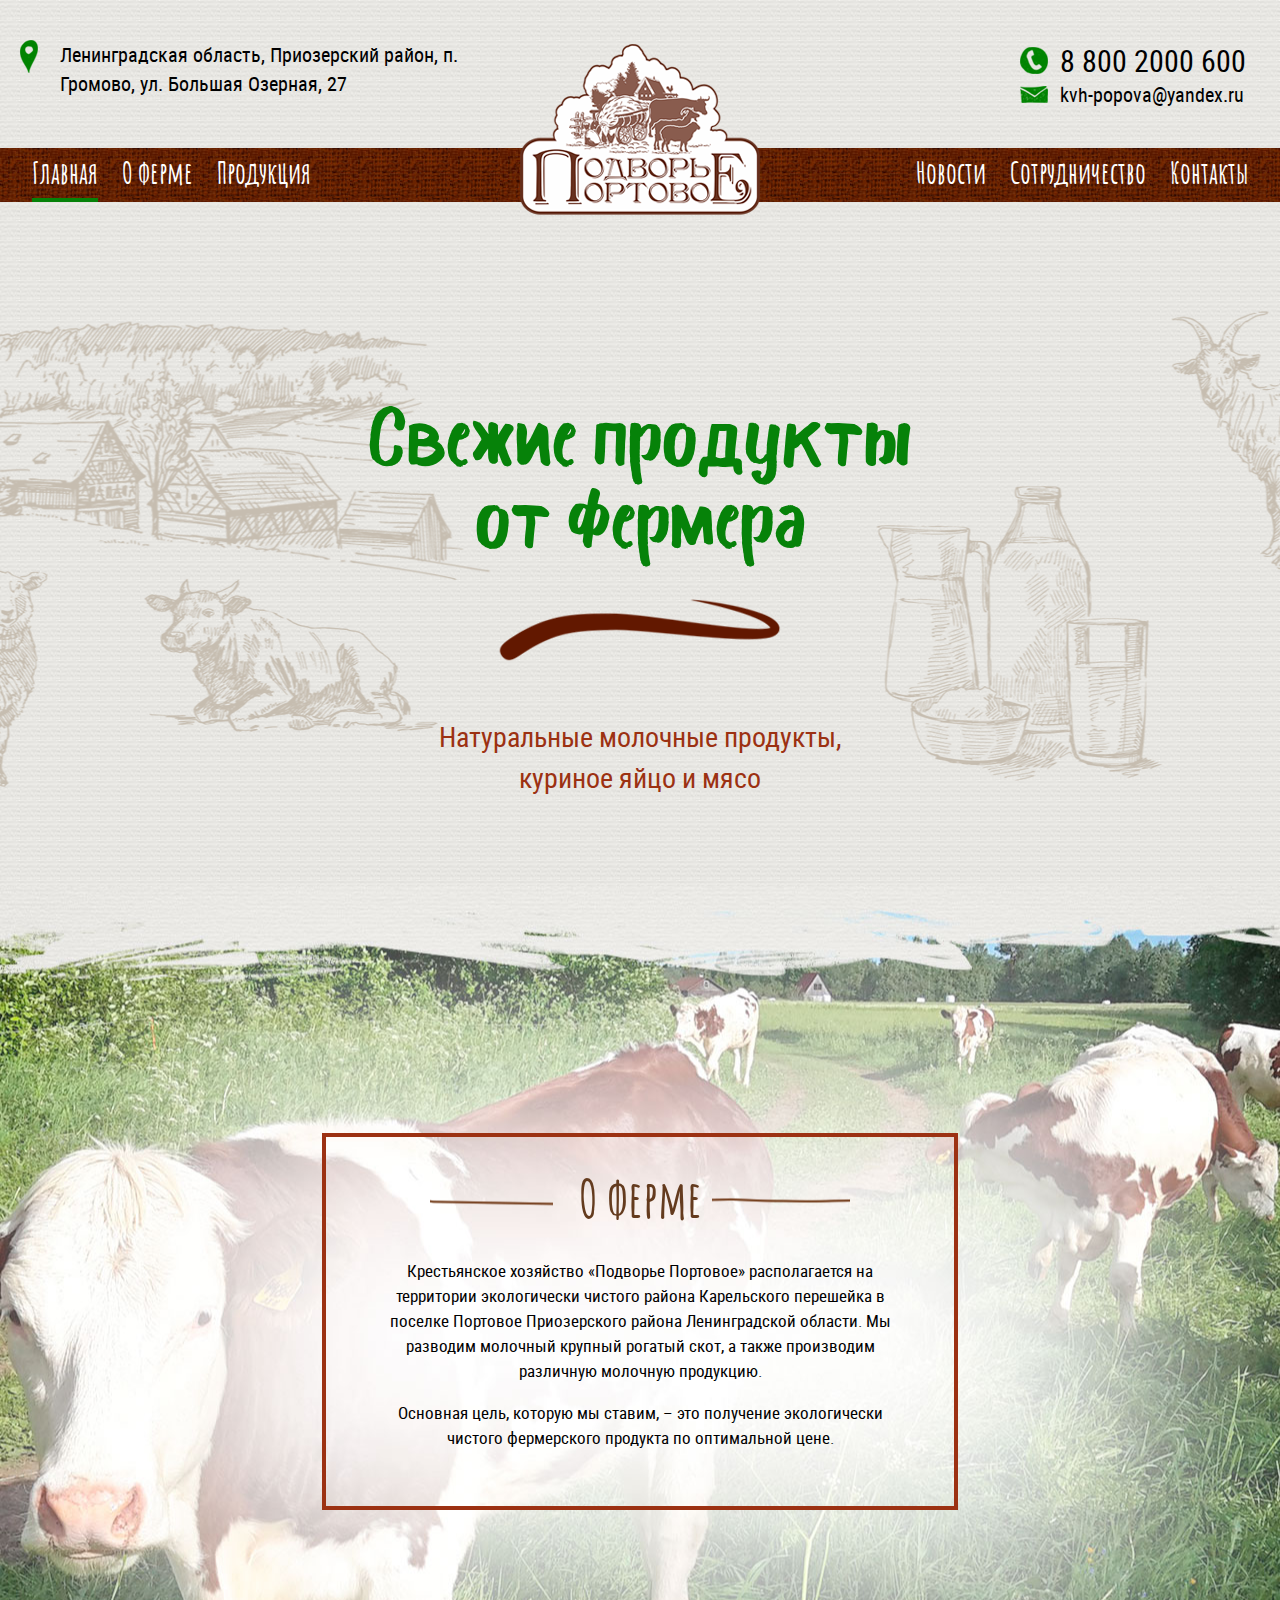
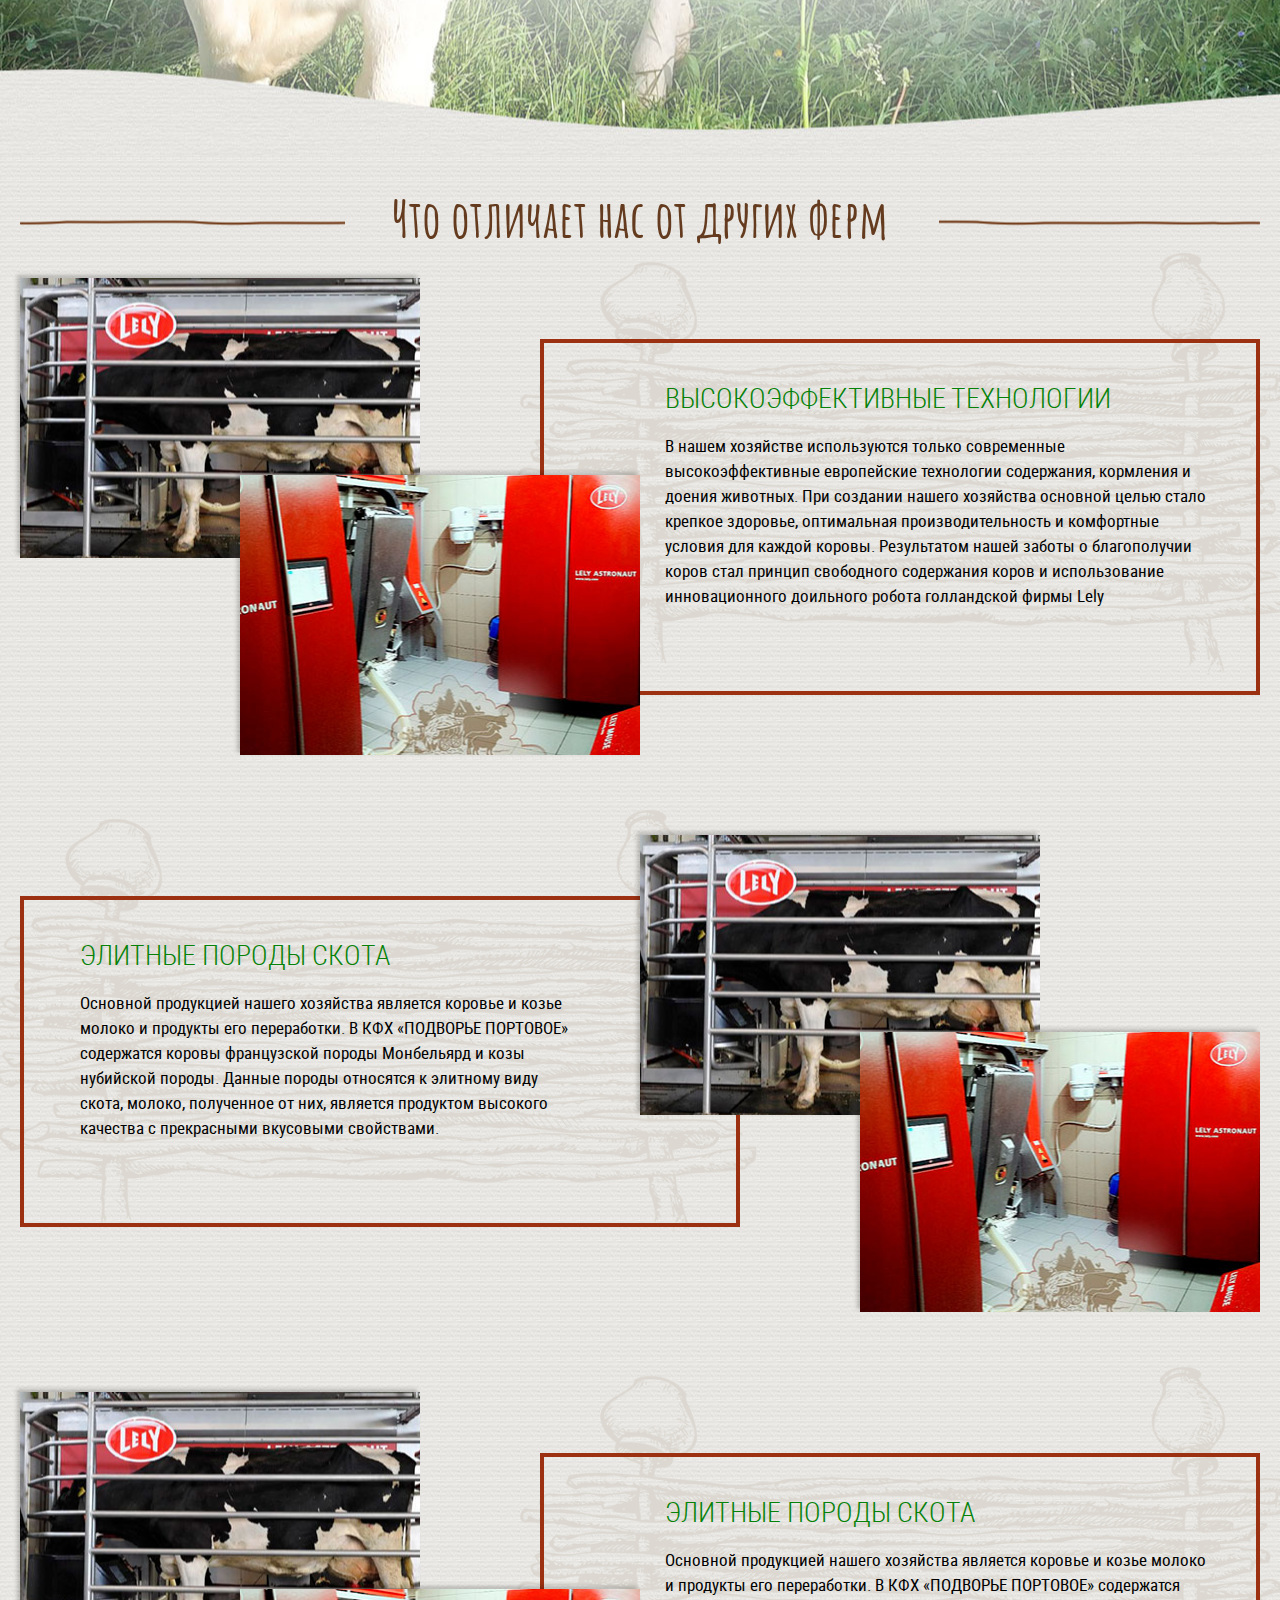
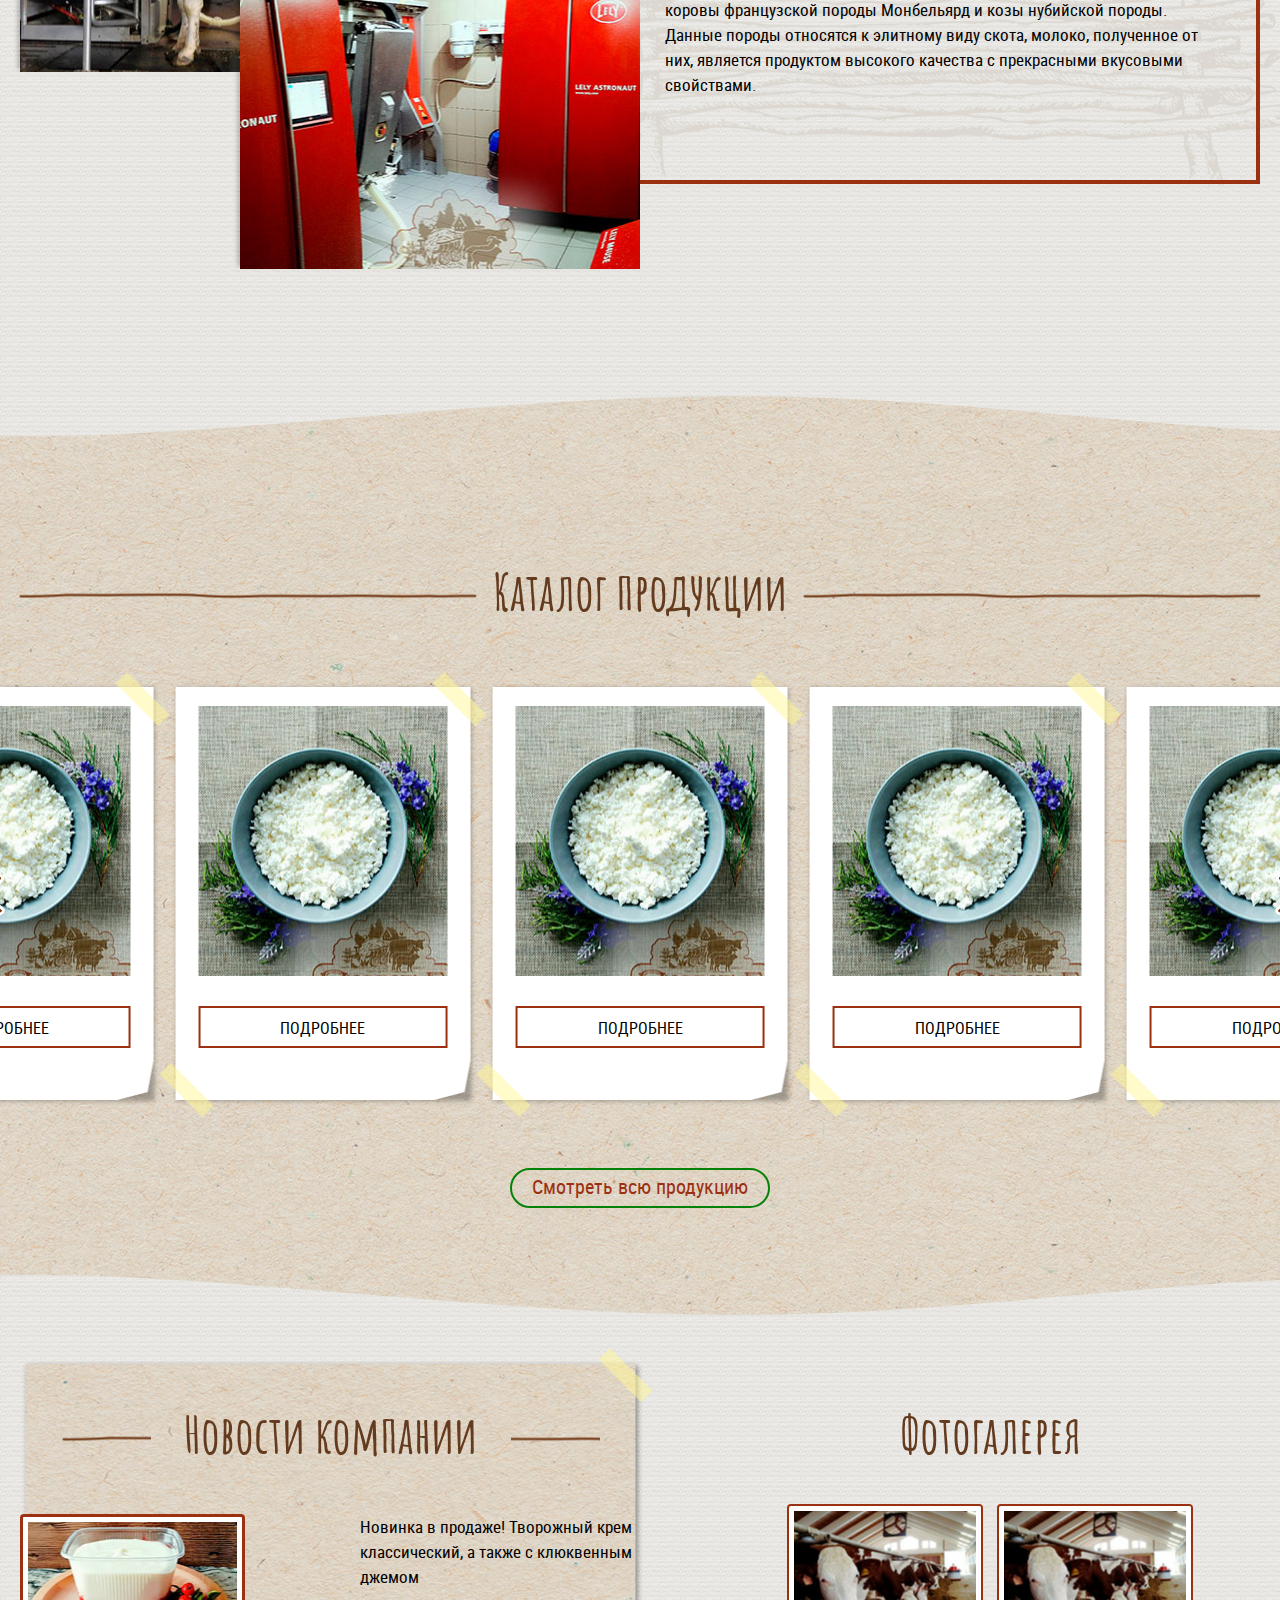
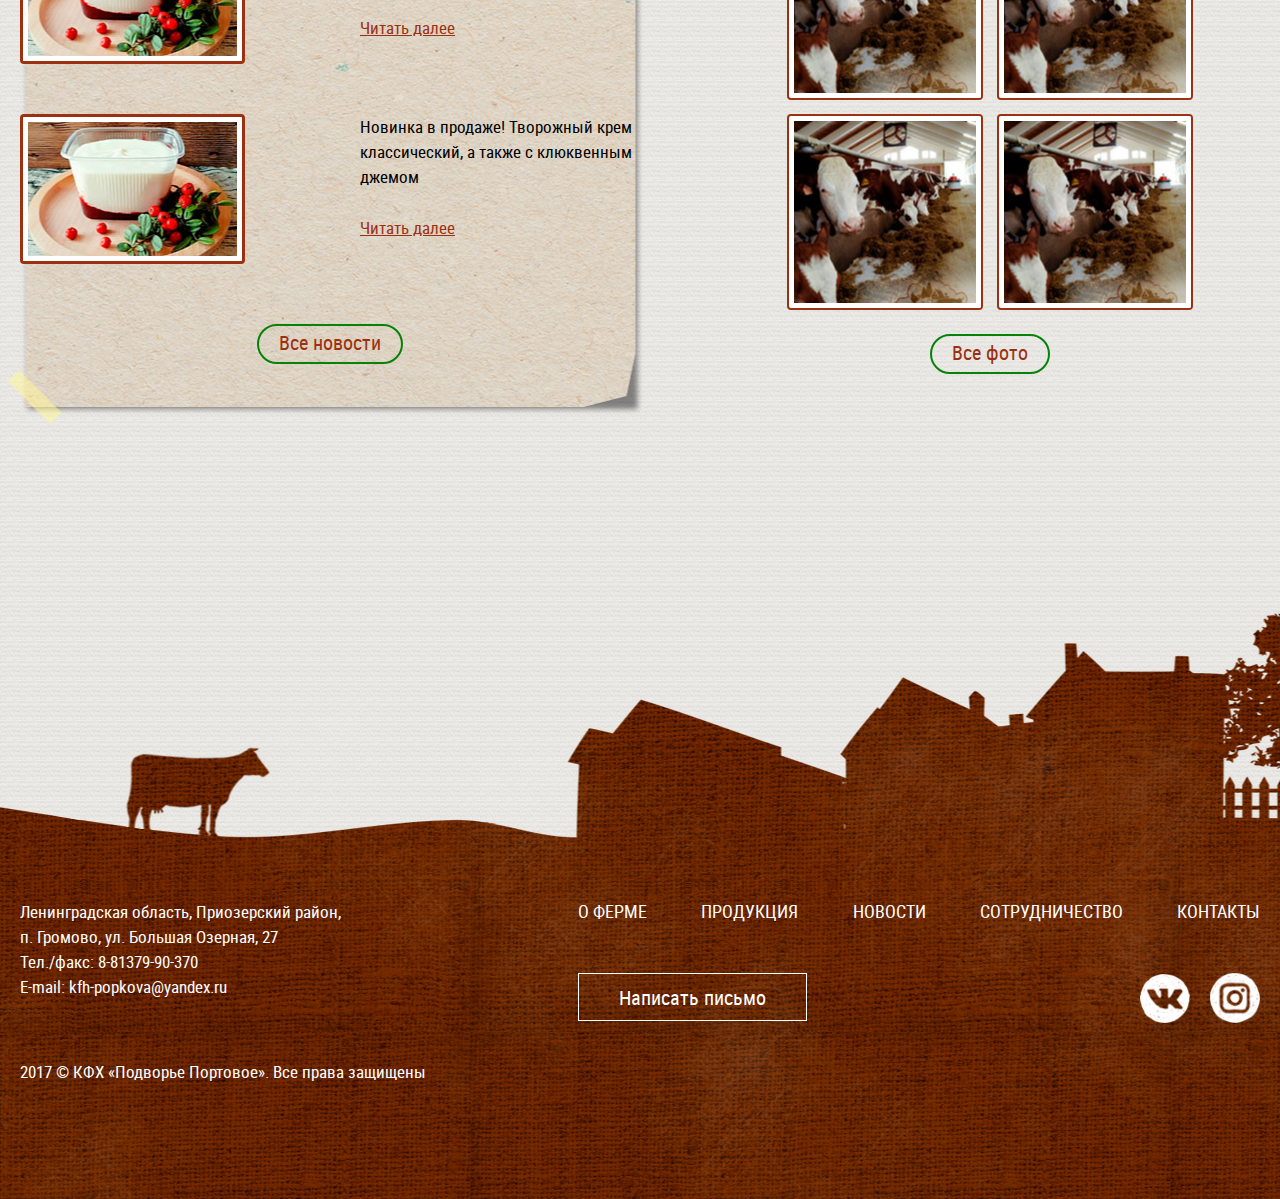
<file: index.html>
<!DOCTYPE html>
<html lang="ru">
<head>
	<meta charset="UTF-8">
	<title>Подворье Портовое</title>
	<link rel="stylesheet" href="css/style.css">
	<link rel="icon" type="image/x-icon" href="/img/favicon.ico">
	<meta name="viewport" content="width=device-width, initial-scale=1, maximum-scale=1" />
</head>
<body>

	<header class="header">
    <div class="header__top container">
        <div class="mobile">
            <button class="menu"></button>
            <ul class="menu-list"></ul>
            <button class="menu-close"></button>
        </div>
        <div class="header__contacts header__contacts_left">
            <p class="ico ico_address">
                    Ленинградская область, Приозерский район, п. Громово,
                    ул. Большая Озерная, 27                        
            </p>
        </div>
        <div class="header__contacts header__contacts_right">
            <a href="tel:88002000600" class="tel ico ico_tel">8 800 2000 600</a>
            <a href="mailto:kvh-popova@yandex.ru" class="ico ico_mail">kvh-popova@yandex.ru</a>
        </div>
    </div>
    <div class="header__nav">
        <div class="nav container">
            <div class="nav__block nav__block_left">
                <div class="nav__link nav__link_active"><a  href="#">Главная</a></div>
                <div class="nav__link">
                    <a href="#">О ферме</a>
                    <ul class="drop">
                        <li><a href="#">О компании</a></li>
                        <li><a href="#">Новости</a></li>
                        <li><a href="#">Контакты</a></li>
                        <li><a href="#">Партнёрам</a></li>
                    </ul>
                </div>
                <div href="#" class="nav__link"><a href="#">Продукция</a></div>
            </div>
            <div class="nav__logo logo">
                <a href="/">
                    <img src="img/logo.png" alt="Подворье Портовое">
                </a>
            </div>
            <div class="nav__block nav__block_right">
                <div href="#" class="nav__link"><a href="#">Новости</a></div>
                <div href="#" class="nav__link"><a href="#">Сотрудничество</a></div>
                <div href="#" class="nav__link"><a href="#">Контакты</a></div>
            </div>
        </div>
    </div>
</header>

	<section class="section section_welcome">
		<div class="welcome container container_mid">
			<h1 class="welcome__title">Свежие продукты от фермера</h1>
			<p class="welcome__subtitle">Натуральные молочные продукты,<br>куриное яйцо и мясо</p>
		</div>
	</section>

	<section class="section section_about">
		<div class="about container container_mid">
			<div class="about__block">
				<h2 class="title title_about"><span>О ферме</span></h2>
				<p>Крестьянское хозяйство «Подворье Портовое» располагается на территории экологически чистого района Карельского перешейка в поселке Портовое Приозерского района  Ленинградской области. Мы разводим молочный крупный рогатый скот, а также производим различную молочную продукцию.</p>
				<p>Основная цель, которую мы ставим, – это получение экологически чистого фермерского продукта по оптимальной цене.</p>
			</div>
		</div>
	</section>

	<section class="section">
		<div class="container">
			<h2 class="title title_feautures">Что отличает нас от других ферм</h2>
			<div class="feautures">
				<div class="feautures__item">
					<div class="feautures__pic">
						<div class="feautures__pic-item">
							<img src="img/pic1.jpg" alt="">
						</div>
						<div class="feautures__pic-item">
							<img src="img/pic2.jpg" alt="">
						</div>
					</div>
					<div class="feautures__content">
						<span class="feautures__caption">Высокоэффективные технологии</span>
						<p>В нашем хозяйстве используются только современные высокоэффективные европейские технологии содержания, кормления и доения животных. При создании нашего хозяйства основной целью стало крепкое здоровье, оптимальная производительность и комфортные условия для каждой коровы. Результатом нашей заботы о благополучии коров стал принцип свободного содержания коров и использование инновационного  доильного робота голландской фирмы Lely 
							</p>
					</div>
				</div>
				<div class="feautures__item">
					<div class="feautures__content">
						<span class="feautures__caption">Элитные породы скота</span>
						<p>Основной продукцией нашего хозяйства является коровье и козье молоко и продукты его переработки. В КФХ «ПОДВОРЬЕ ПОРТОВОЕ»  содержатся коровы французской породы Монбельярд и  козы нубийской породы. Данные породы  относятся к элитному виду скота, молоко, полученное от них, является  продуктом высокого качества с прекрасными вкусовыми свойствами.
							</p>
					</div>
					<div class="feautures__pic">
						<div class="feautures__pic-item">
							<img src="img/pic1.jpg" alt="">
						</div>
						<div class="feautures__pic-item">
							<img src="img/pic2.jpg" alt="">
						</div>
					</div>
				</div>
				<div class="feautures__item">
					<div class="feautures__pic">
						<div class="feautures__pic-item">
							<img src="img/pic1.jpg" alt="">
						</div>
						<div class="feautures__pic-item">
							<img src="img/pic2.jpg" alt="">
						</div>
					</div>
					<div class="feautures__content">
						<span class="feautures__caption">Элитные породы скота</span>
						<p>Основной продукцией нашего хозяйства является коровье и козье молоко и продукты его переработки. В КФХ «ПОДВОРЬЕ ПОРТОВОЕ»  содержатся коровы французской породы Монбельярд и  козы нубийской породы. Данные породы  относятся к элитному виду скота, молоко, полученное от них, является  продуктом высокого качества с прекрасными вкусовыми свойствами.
							</p>
					</div>
				</div>
			</div>
		</div>
	</section>
	<section class="section section_catalog">
		<div class="container container_slider">
			<h2 class="title title_catalog">Каталог продукции</h2>
			<div class="catalog-slider">
				<div class="card">
					<div class="card__img">
						<img src="img/cardpic.jpg" alt="">
					</div>
					<span class="card__title">Творог из козьего молока</span>
					<a href="#" class="card__more">Подробнее</a>
				</div>
				<div class="card">
					<div class="card__img">
						<img src="img/cardpic.jpg" alt="">
					</div>
					<span class="card__title">Творог из козьего молока</span>
					<a href="#" class="card__more">Подробнее</a>
				</div>
				<div class="card">
					<div class="card__img">
						<img src="img/cardpic.jpg" alt="">
					</div>
					<span class="card__title">Творог из козьего молока</span>
					<a href="#" class="card__more">Подробнее</a>
				</div>
				<div class="card">
					<div class="card__img">
						<img src="img/cardpic.jpg" alt="">
					</div>
					<span class="card__title">Творог из козьего молока</span>
					<a href="#" class="card__more">Подробнее</a>
				</div>
				<div class="card">
					<div class="card__img">
						<img src="img/cardpic.jpg" alt="">
					</div>
					<span class="card__title">Творог из козьего молока</span>
					<a href="#" class="card__more">Подробнее</a>
				</div>
				<div class="card">
					<div class="card__img">
						<img src="img/cardpic.jpg" alt="">
					</div>
					<span class="card__title">Творог из козьего молока</span>
					<a href="#" class="card__more">Подробнее</a>
				</div>
			</div>
			<a href="#" class="btn">Смотреть всю продукцию</a>
		</div>
	</section>

	<section class="section">
		<div class="container">
			<div class="section__block">
				<div class="newsindex">
					<h2 class="title title_news">Новости компании</h2>
					<ul class="newsindex__list">
						<li class="newsindex__item">
							<div class="newsindex__item-pic">
								<img src="img/newspic.jpg" alt="">
							</div>
							<div class="newsindex__item-content">
								<p>Новинка в продаже! Творожный крем классический, а также с клюквенным джемом</p>
								<a href="#" class="newsindex__item-link link">Читать далее</a>
							</div>
						</li>
						<li class="newsindex__item">
							<div class="newsindex__item-pic">
								<img src="img/newspic.jpg" alt="">
							</div>
							<div class="newsindex__item-content">
								<p>Новинка в продаже! Творожный крем классический, а также с клюквенным джемом</p>
								<a href="#" class="newsindex__item-link link">Читать далее</a>
							</div>
						</li>
					</ul>
					<a href="#" class="btn">Все новости</a>
				</div>
			</div>
			<div class="section__block">
				<div class="gallery">
					<h2 class="title title_gallery">Фотогалерея</h2>
					<ul class="gallery__pics">
						<li class="gallery__pic"><img src="img/gallery.jpg" alt=""></li>
						<li class="gallery__pic"><img src="img/gallery.jpg" alt=""></li>
						<li class="gallery__pic"><img src="img/gallery.jpg" alt=""></li>
						<li class="gallery__pic"><img src="img/gallery.jpg" alt=""></li>
					</ul>
					<a href="#" class="btn">Все фото</a>
				</div>
			</div>
		</div>
	</section>

	<footer class="footer">
		<div class="container">
			<div class="footer__block">
				<p class="footer__address">
					Ленинградская область, Приозерский район, <br>
					п. Громово, ул. Большая Озерная, 27<br>
					Тел./факс: 8-81379-90-370<br>
					E-mail: kfh-popkova@yandex.ru
				</p>
				<p class="copy">2017 © КФХ «Подворье Портовое». Все права защищены</p>
			</div>
			<div class="footer__block">
				<ul class="footer__menu">
					<li><a href="#">О ферме</a></li>
					<li><a href="#">Продукция</a></li>
					<li><a href="#">Новости</a></li>
					<li><a href="#">Сотрудничество</a></li>
					<li><a href="#">Контакты</a></li>
				</ul>
				<button class="btnsq btnsq_write">Написать письмо</button>
				<div class="social social_footer">
					<a href="#"></a>
					<a href="#"></a>
				</div>
			</div>
		</div>
	</footer>

	<script src="js/libs.js"></script>
	<script src="js/script.js"></script>
</body>
</html>
</file>
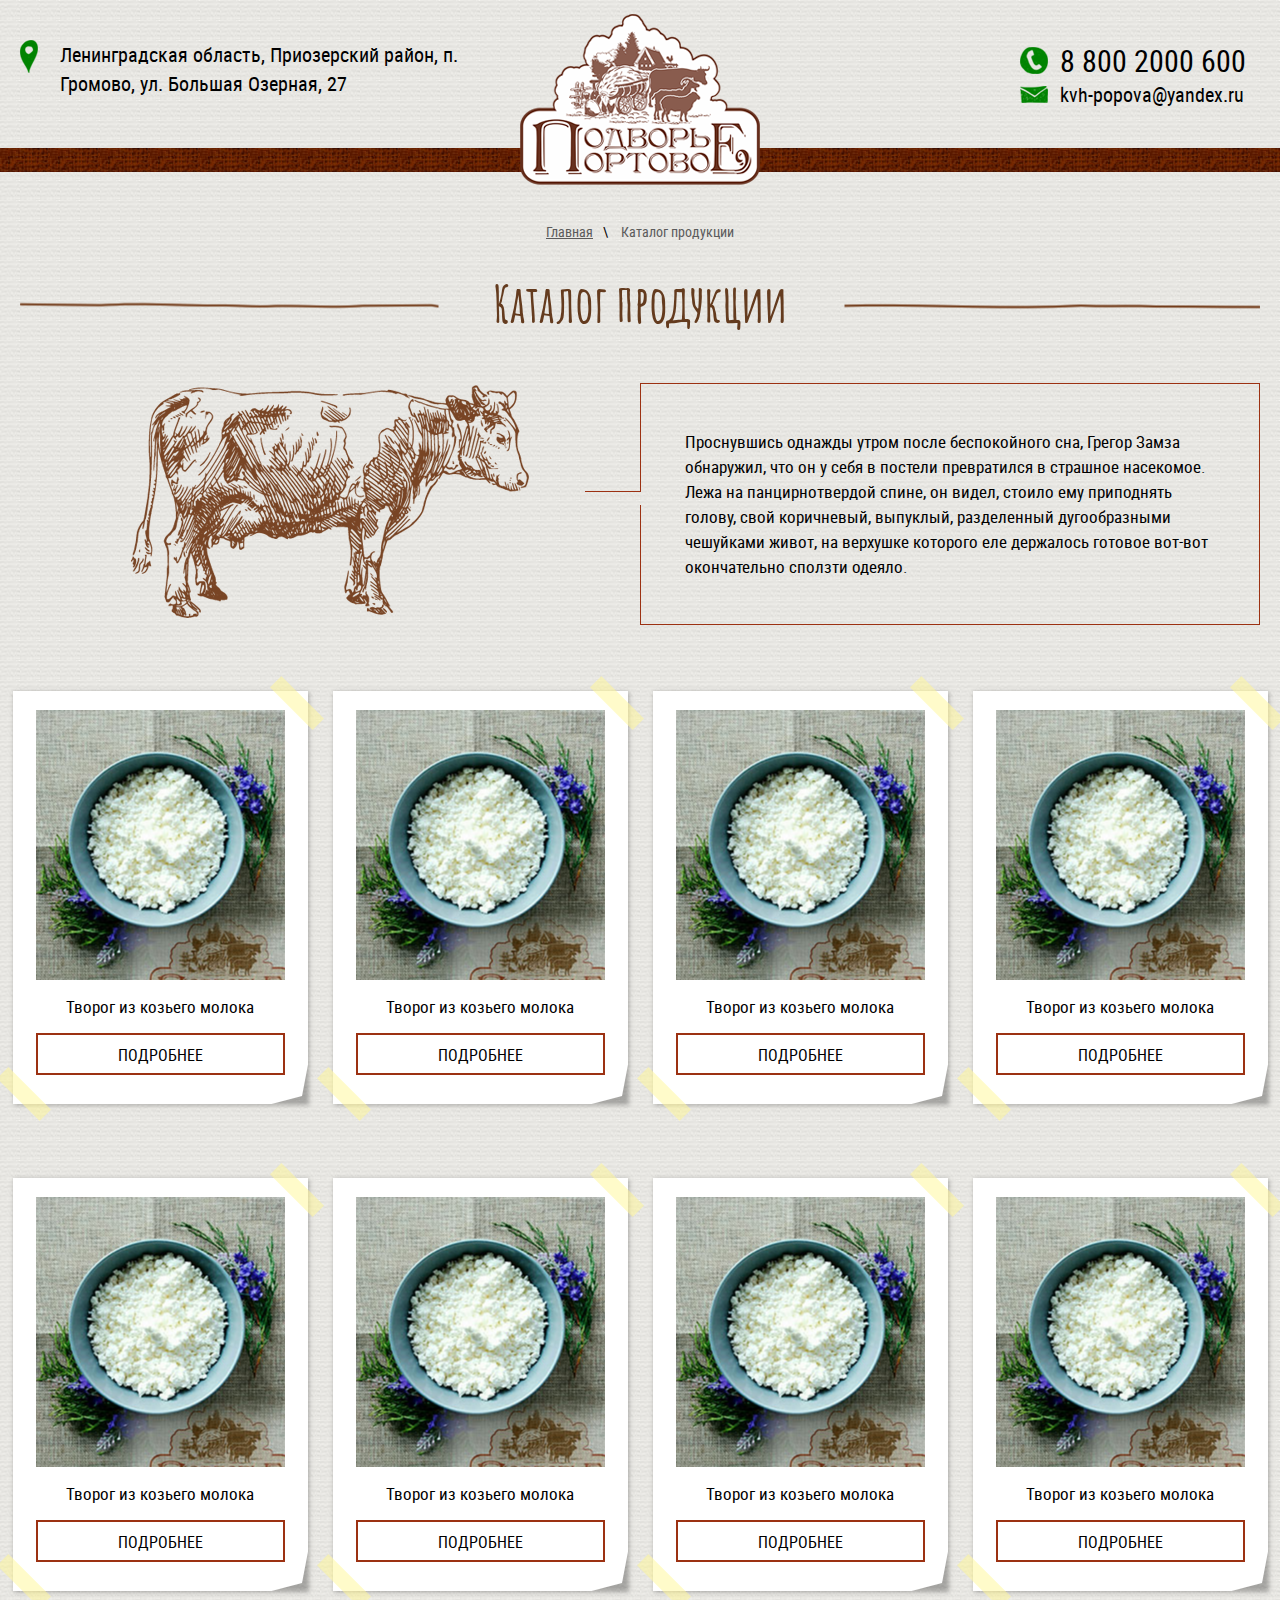
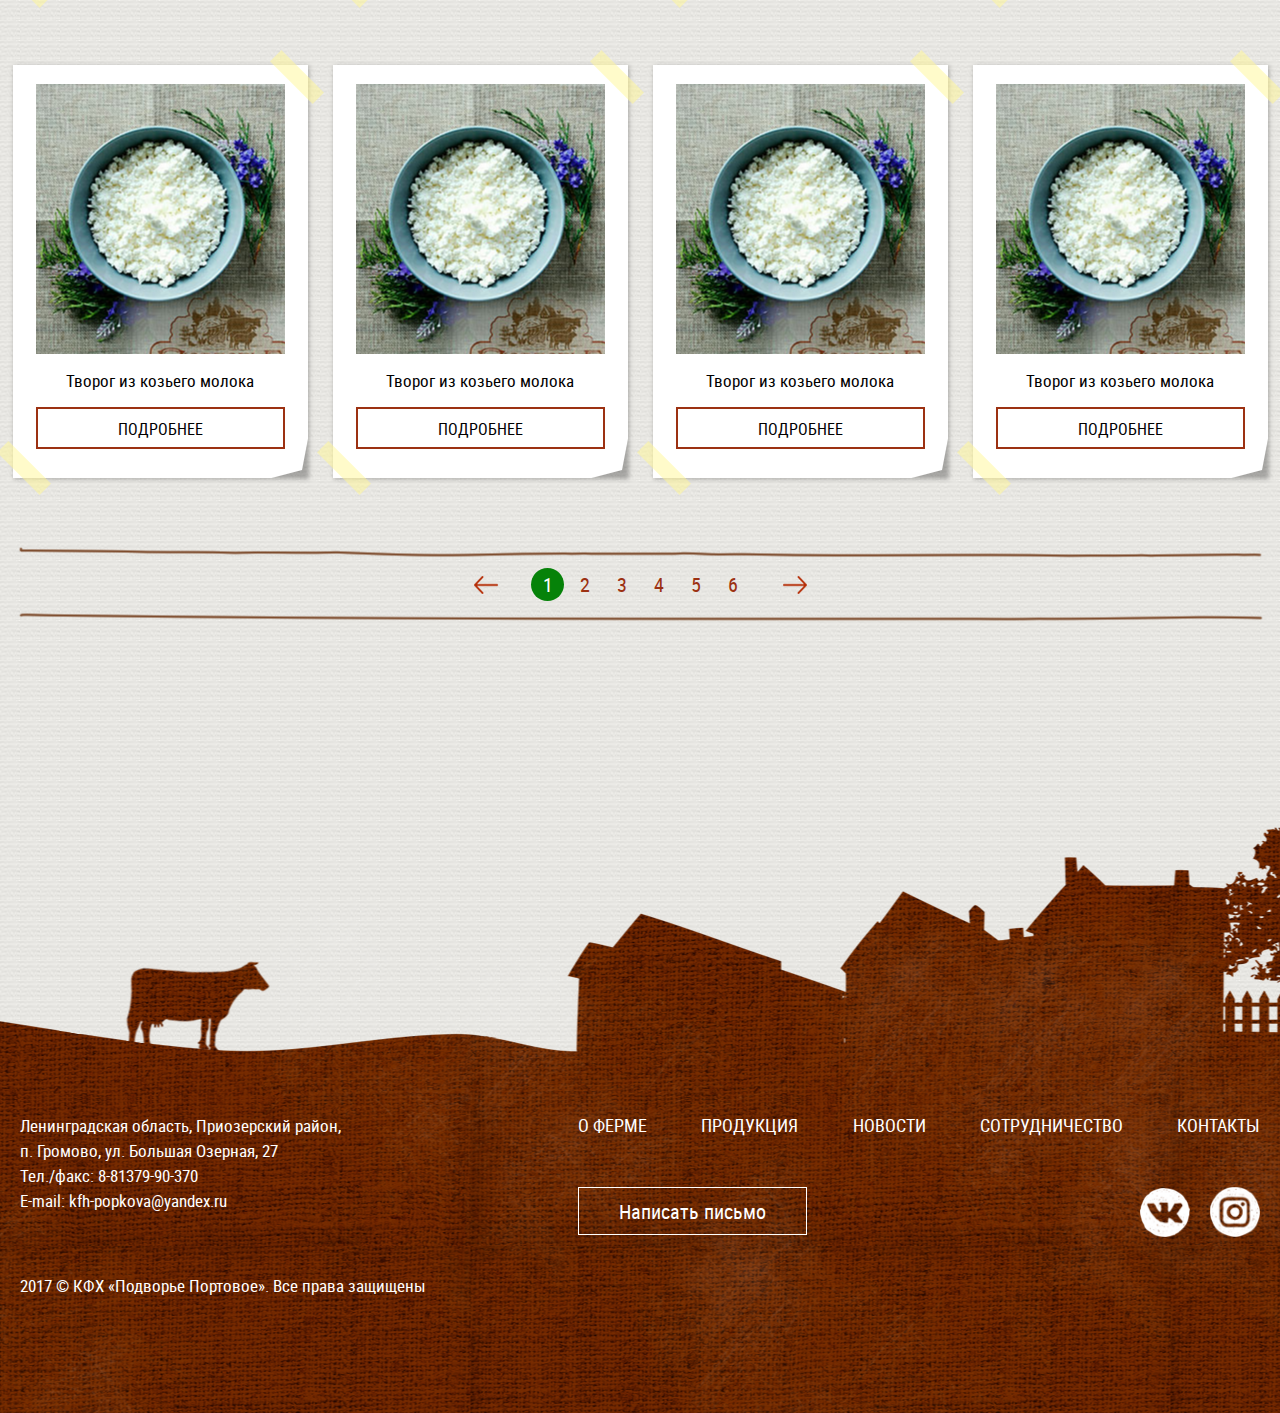
<file: catalog.html>
<!DOCTYPE html>
<html lang="ru">
<head>
	<meta charset="UTF-8">
	<title>Подворье Портовое</title>
	<link rel="stylesheet" href="css/style.css">
	<link rel="icon" type="image/x-icon" href="/img/favicon.ico">
	<meta name="viewport" content="width=device-width, initial-scale=1, maximum-scale=1" />
</head>
<body>

	<header class="header">
    <div class="header__top container">
        <div class="header__contacts header__contacts_left">
            <p class="ico ico_address">
                    Ленинградская область, Приозерский район, п. Громово,
                    ул. Большая Озерная, 27                        
            </p>
        </div>
        <div class="header__contacts header__contacts_right">
            <a href="tel:88002000600" class="tel ico ico_tel">8 800 2000 600</a>
            <a href="mailto:kvh-popova@yandex.ru" class="ico ico_mail">kvh-popova@yandex.ru</a>
        </div>
    </div>
    <div class="header__nav">
        <div class="nav container">
            <div class="nav__block nav__block_left">
                <a href="#" class="nav__link nav__link_active"><span>Главная</span></a>
                <a href="#" class="nav__link"><span>О ферме</span></a>
                <a href="#" class="nav__link"><span>Продукция</span></a>
            </div>
            <div class="nav__logo logo">
                <a href="/">
                    <img src="img/logo.png" alt="Подворье Портовое">
                </a>
            </div>
            <div class="nav__block nav__block_right">
                <a href="#" class="nav__link"><span>Новости</span></a>
                <a href="#" class="nav__link"><span>Сотрудничество</span></a>
                <a href="#" class="nav__link"><span>Контакты</span></a>
            </div>
        </div>
    </div>
</header>
	
	<div class="bread">
		<div class="container">
			<ul class="bread__list">
				<li><a href="#">Главная</a></li>
				<li><a href="#">Каталог продукции</a></li>
			</ul>
		</div>
	</div>

	<section class="section section_page">
		<div class="container">
			<h2 class="title title_page-catalog">Каталог продукции</h2>
			<div class="hero">
				<div class="hero__pic">
					<img src="img/cow.png" alt="Коровка">
				</div>
				<div class="hero__content">
					<p>
							Проснувшись однажды утром после беспокойного сна, Грегор Замза обнаружил, что он у себя в постели превратился в страшное насекомое. Лежа на панцирнотвердой спине, он видел, стоило ему приподнять голову, свой коричневый, выпуклый, разделенный дугообразными чешуйками живот, на верхушке которого еле держалось готовое вот-вот окончательно сползти одеяло.
					</p>
				</div>
			</div>
		</div>
		<div class="container container_slider">
			<div class="catalog catalog_page">
				<div class="card">
					<div class="card__img">
						<img src="img/cardpic.jpg" alt="">
					</div>
					<span class="card__title">Творог из козьего молока</span>
					<a href="#" class="card__more">Подробнее</a>
				</div>
				<div class="card">
					<div class="card__img">
						<img src="img/cardpic.jpg" alt="">
					</div>
					<span class="card__title">Творог из козьего молока</span>
					<a href="#" class="card__more">Подробнее</a>
				</div>
				<div class="card">
					<div class="card__img">
						<img src="img/cardpic.jpg" alt="">
					</div>
					<span class="card__title">Творог из козьего молока</span>
					<a href="#" class="card__more">Подробнее</a>
				</div>
				<div class="card">
					<div class="card__img">
						<img src="img/cardpic.jpg" alt="">
					</div>
					<span class="card__title">Творог из козьего молока</span>
					<a href="#" class="card__more">Подробнее</a>
				</div>
				<div class="card">
					<div class="card__img">
						<img src="img/cardpic.jpg" alt="">
					</div>
					<span class="card__title">Творог из козьего молока</span>
					<a href="#" class="card__more">Подробнее</a>
				</div>
				<div class="card">
					<div class="card__img">
						<img src="img/cardpic.jpg" alt="">
					</div>
					<span class="card__title">Творог из козьего молока</span>
					<a href="#" class="card__more">Подробнее</a>
				</div>
				<div class="card">
					<div class="card__img">
						<img src="img/cardpic.jpg" alt="">
					</div>
					<span class="card__title">Творог из козьего молока</span>
					<a href="#" class="card__more">Подробнее</a>
				</div>
				<div class="card">
					<div class="card__img">
						<img src="img/cardpic.jpg" alt="">
					</div>
					<span class="card__title">Творог из козьего молока</span>
					<a href="#" class="card__more">Подробнее</a>
				</div>
				<div class="card">
					<div class="card__img">
						<img src="img/cardpic.jpg" alt="">
					</div>
					<span class="card__title">Творог из козьего молока</span>
					<a href="#" class="card__more">Подробнее</a>
				</div>
				<div class="card">
					<div class="card__img">
						<img src="img/cardpic.jpg" alt="">
					</div>
					<span class="card__title">Творог из козьего молока</span>
					<a href="#" class="card__more">Подробнее</a>
				</div>
				<div class="card">
					<div class="card__img">
						<img src="img/cardpic.jpg" alt="">
					</div>
					<span class="card__title">Творог из козьего молока</span>
					<a href="#" class="card__more">Подробнее</a>
				</div>
				<div class="card">
					<div class="card__img">
						<img src="img/cardpic.jpg" alt="">
					</div>
					<span class="card__title">Творог из козьего молока</span>
					<a href="#" class="card__more">Подробнее</a>
				</div>
			</div>
		</div>
		<div class="pagination">
			<ul class="pagination__pages">
				<li class="arrow arrow_left">
					<a href="#"></a>
				</li>
				<li class="active"><a href="#">1</a></li>
				<li><a href="#">2</a></li>
				<li><a href="#">3</a></li>
				<li><a href="#">4</a></li>
				<li><a href="#">5</a></li>
				<li><a href="#">6</a></li>
				<li class="arrow arrow_right">
					<a href="#"></a>
				</li>
			</ul>
		</div>
	</section>

	<footer class="footer">
		<div class="container">
			<div class="footer__block">
				<p class="footer__address">
					Ленинградская область, Приозерский район, <br>
					п. Громово, ул. Большая Озерная, 27<br>
					Тел./факс: 8-81379-90-370<br>
					E-mail: kfh-popkova@yandex.ru
				</p>
				<p class="copy">2017 © КФХ «Подворье Портовое». Все права защищены</p>
			</div>
			<div class="footer__block">
				<ul class="footer__menu">
					<li><a href="#">О ферме</a></li>
					<li><a href="#">Продукция</a></li>
					<li><a href="#">Новости</a></li>
					<li><a href="#">Сотрудничество</a></li>
					<li><a href="#">Контакты</a></li>
				</ul>
				<button class="btnsq btnsq_write">Написать письмо</button>
				<div class="social social_footer">
					<a href="#"></a>
					<a href="#"></a>
				</div>
			</div>
		</div>
	</footer>

	<script src="js/libs.js"></script>
	<script src="js/script.js"></script>
</body>
</html>
</file>
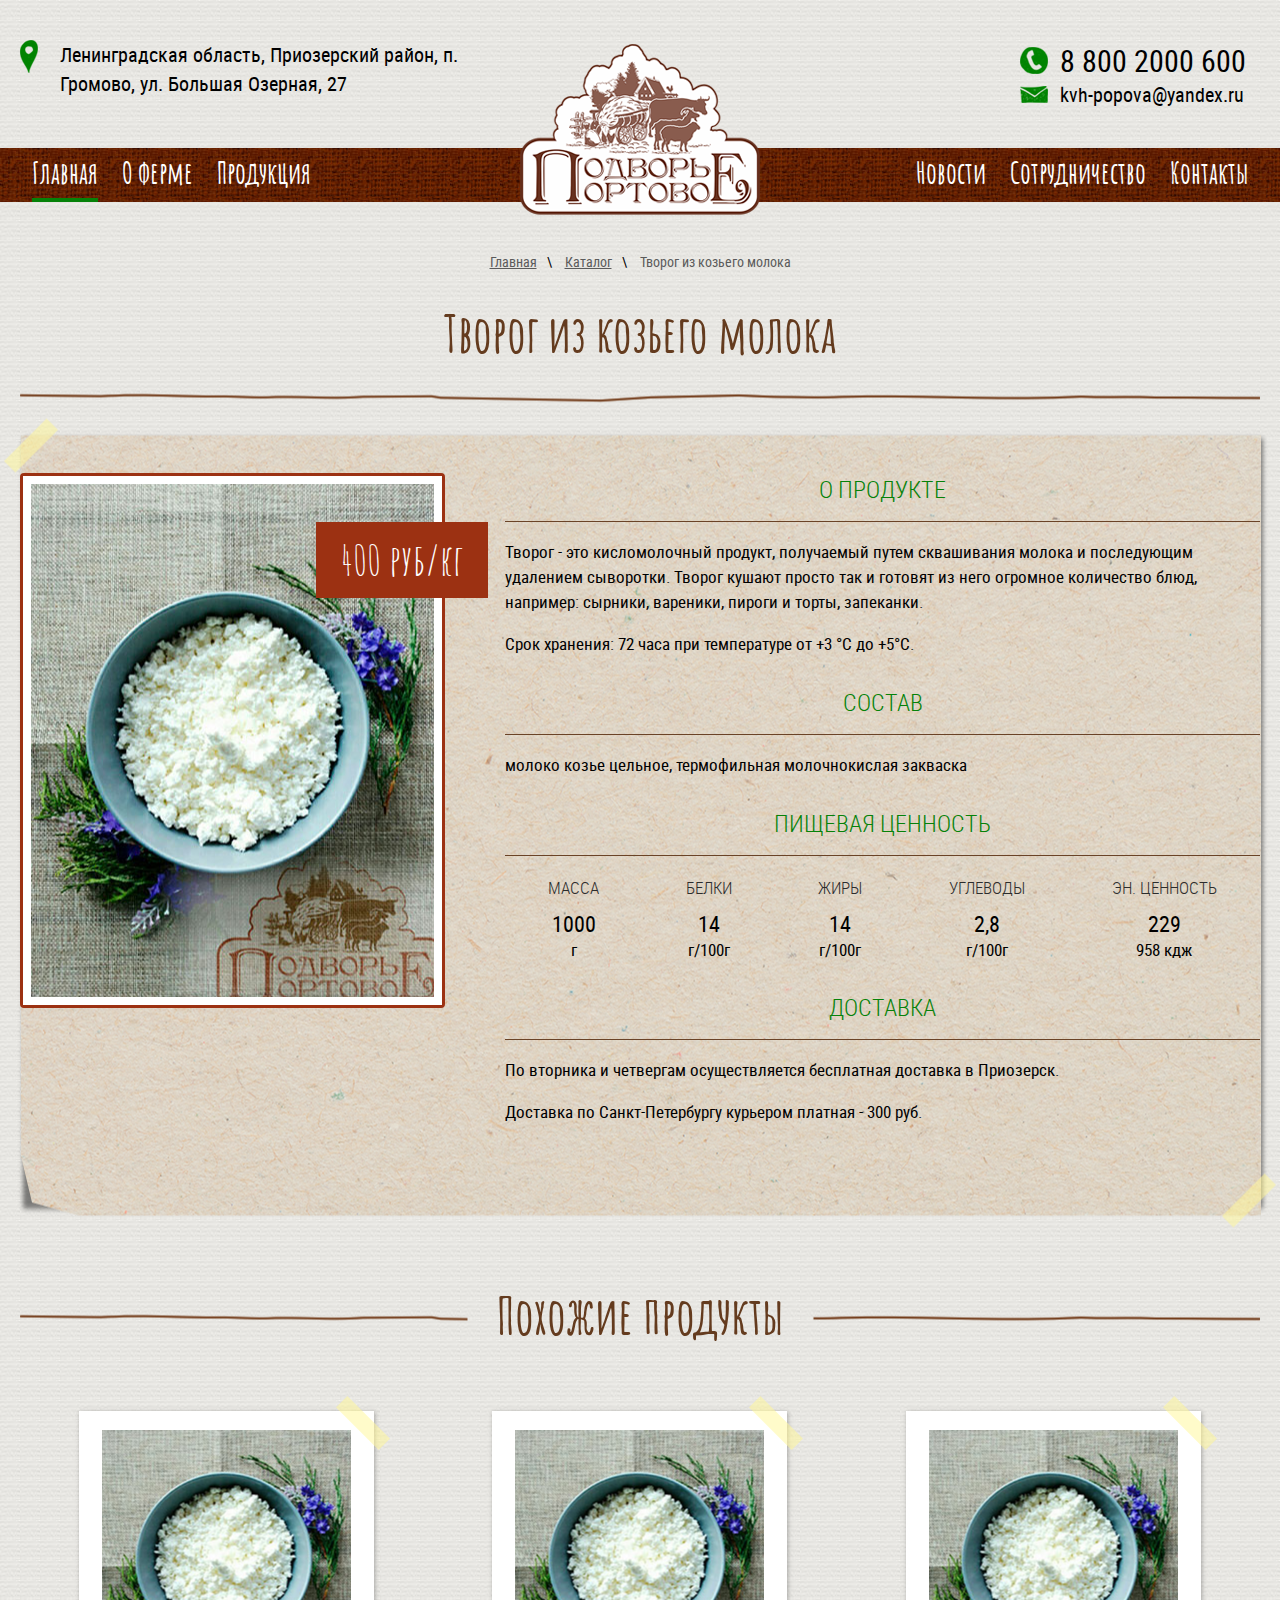
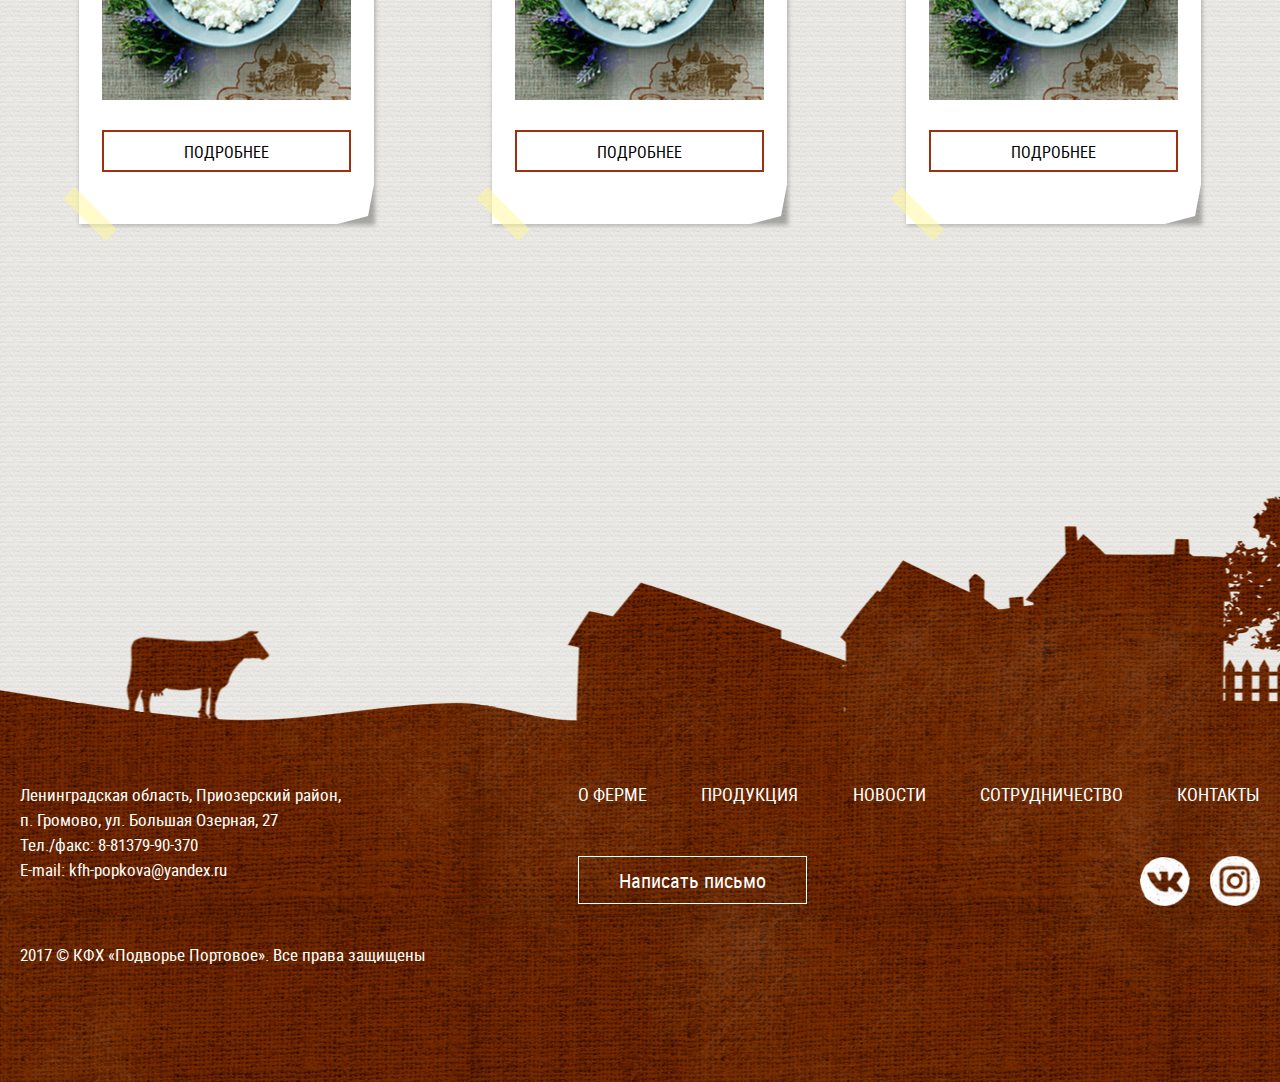
<file: catalogitem.html>
<!DOCTYPE html>
<html lang="ru">
<head>
	<meta charset="UTF-8">
	<title>Подворье Портовое</title>
	<link rel="stylesheet" href="css/style.css">
	<link rel="icon" type="image/x-icon" href="/img/favicon.ico">
	<meta name="viewport" content="width=device-width, initial-scale=1, maximum-scale=1" />
</head>
<body>

	<header class="header">
    <div class="header__top container">
        <div class="mobile">
            <button class="menu"></button>
            <ul class="menu-list"></ul>
            <button class="menu-close"></button>
        </div>
        <div class="header__contacts header__contacts_left">
            <p class="ico ico_address">
                    Ленинградская область, Приозерский район, п. Громово,
                    ул. Большая Озерная, 27                        
            </p>
        </div>
        <div class="header__contacts header__contacts_right">
            <a href="tel:88002000600" class="tel ico ico_tel">8 800 2000 600</a>
            <a href="mailto:kvh-popova@yandex.ru" class="ico ico_mail">kvh-popova@yandex.ru</a>
        </div>
    </div>
    <div class="header__nav">
        <div class="nav container">
            <div class="nav__block nav__block_left">
                <div class="nav__link nav__link_active"><a  href="#">Главная</a></div>
                <div class="nav__link">
                    <a href="#">О ферме</a>
                    <ul class="drop">
                        <li><a href="#">О компании</a></li>
                        <li><a href="#">Новости</a></li>
                        <li><a href="#">Контакты</a></li>
                        <li><a href="#">Партнёрам</a></li>
                    </ul>
                </div>
                <div href="#" class="nav__link"><a href="#">Продукция</a></div>
            </div>
            <div class="nav__logo logo">
                <a href="/">
                    <img src="img/logo.png" alt="Подворье Портовое">
                </a>
            </div>
            <div class="nav__block nav__block_right">
                <div href="#" class="nav__link"><a href="#">Новости</a></div>
                <div href="#" class="nav__link"><a href="#">Сотрудничество</a></div>
                <div href="#" class="nav__link"><a href="#">Контакты</a></div>
            </div>
        </div>
    </div>
</header>
	
	<div class="bread">
		<div class="container">
			<ul class="bread__list">
				<li><a href="#">Главная</a></li>
				<li><a href="#">Каталог</a></li>
				<li><a href="#">Творог из козьего молока</a></li>
			</ul>
		</div>
	</div>

	<section class="section section_page">
		<div class="container">
			<h2 class="title title_page">Творог из козьего молока</h2>
			
			<div class="product">
				<div class="product__side">
					<div class="product__image">
						<div class="product__image-wrap">
							<img src="img/item.jpg" alt="">
						</div>
						<div class="product__price">
							<span>400 руб/кг</span>
						</div>
					</div>
				</div>
				<div class="product__main">
					<div class="product__block">
						<span class="product__caption">О продукте</span>
						<p>Творог - это кисломолочный продукт, получаемый путем сквашивания молока и последующим удалением сыворотки. Творог кушают просто так и готовят из него огромное количество блюд, например: сырники, вареники, пироги и торты, запеканки.</p>
						<p>Срок хранения: 72 часа при температуре от +3 °С до +5°С.</p>
					</div>
					<div class="product__block">
						<span class="product__caption">Состав</span>
						<p>молоко козье цельное, термофильная молочнокислая закваска</p>
					</div>
					<div class="product__block">
						<span class="product__caption">Пищевая ценность</span>
						<ul class="params">
							<li class="params__item">
								<span class="params__caption">Масса</span>
								<span class="params__val">1000</span>
								<span class="opt">г</span>
							</li>
							<li class="params__item">
								<span class="params__caption">Белки</span>
								<span class="params__val">14</span>
								<span class="opt">г/100г</span>
							</li>
							<li class="params__item">
								<span class="params__caption">Жиры</span>
								<span class="params__val">14</span>
								<span class="opt">г/100г</span>
							</li>
							<li class="params__item">
								<span class="params__caption">Углеводы</span>
								<span class="params__val">2,8</span>
								<span class="opt">г/100г</span>
							</li>
							<li class="params__item">
								<span class="params__caption">Эн. Ценность</span>
								<span class="params__val">229</span>
								<span class="opt">958 кдж</span>
							</li>
						</ul>
					</div>
					<div class="product__block">
						<span class="product__caption">Доставка</span>
						<p>По вторника и четвергам осуществляется бесплатная доставка в Приозерск.</p>
						<p>Доставка по Санкт-Петербургу курьером платная - 300 руб.</p>
					</div>
				</div>
			</div>
		</div>
	</section>

	<section class="section">
		<div class="container">
			<h2 class="title title_similar">Похожие продукты</h2>
			<div class="catalog catalog_page catalog_similar">
				<div class="card">
					<div class="card__img">
						<img src="img/cardpic.jpg" alt="">
					</div>
					<span class="card__title">Творог из козьего молока</span>
					<a href="#" class="card__more">Подробнее</a>
				</div>
				<div class="card">
					<div class="card__img">
						<img src="img/cardpic.jpg" alt="">
					</div>
					<span class="card__title">Творог из козьего молока</span>
					<a href="#" class="card__more">Подробнее</a>
				</div>
				<div class="card">
					<div class="card__img">
						<img src="img/cardpic.jpg" alt="">
					</div>
					<span class="card__title">Творог из козьего молока</span>
					<a href="#" class="card__more">Подробнее</a>
				</div>
			</div>
		</div>
	</section>

	<footer class="footer">
		<div class="container">
			<div class="footer__block">
				<p class="footer__address">
					Ленинградская область, Приозерский район, <br>
					п. Громово, ул. Большая Озерная, 27<br>
					Тел./факс: 8-81379-90-370<br>
					E-mail: kfh-popkova@yandex.ru
				</p>
				<p class="copy">2017 © КФХ «Подворье Портовое». Все права защищены</p>
			</div>
			<div class="footer__block">
				<ul class="footer__menu">
					<li><a href="#">О ферме</a></li>
					<li><a href="#">Продукция</a></li>
					<li><a href="#">Новости</a></li>
					<li><a href="#">Сотрудничество</a></li>
					<li><a href="#">Контакты</a></li>
				</ul>
				<button class="btnsq btnsq_write">Написать письмо</button>
				<div class="social social_footer">
					<a href="#"></a>
					<a href="#"></a>
				</div>
			</div>
		</div>
	</footer>

	<script src="js/libs.js"></script>
	<script src="js/script.js"></script>
</body>
</html>
</file>
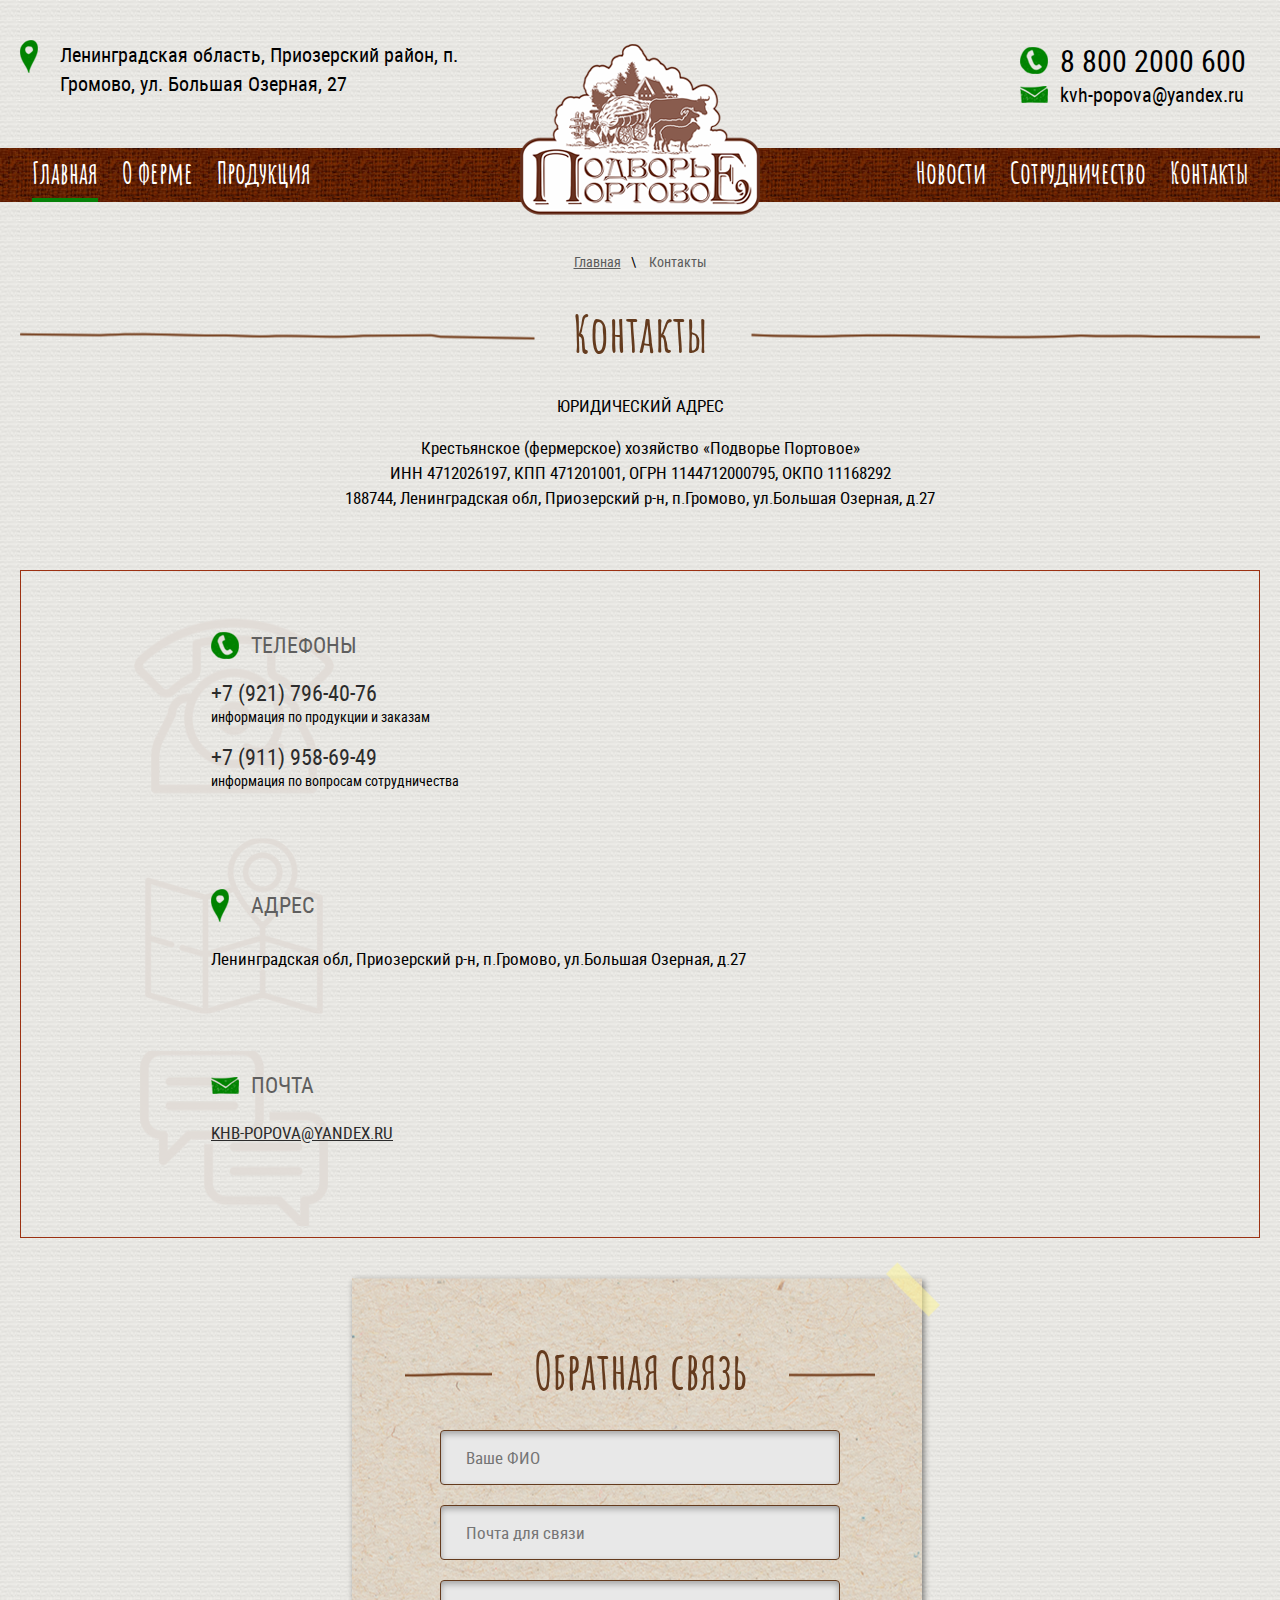
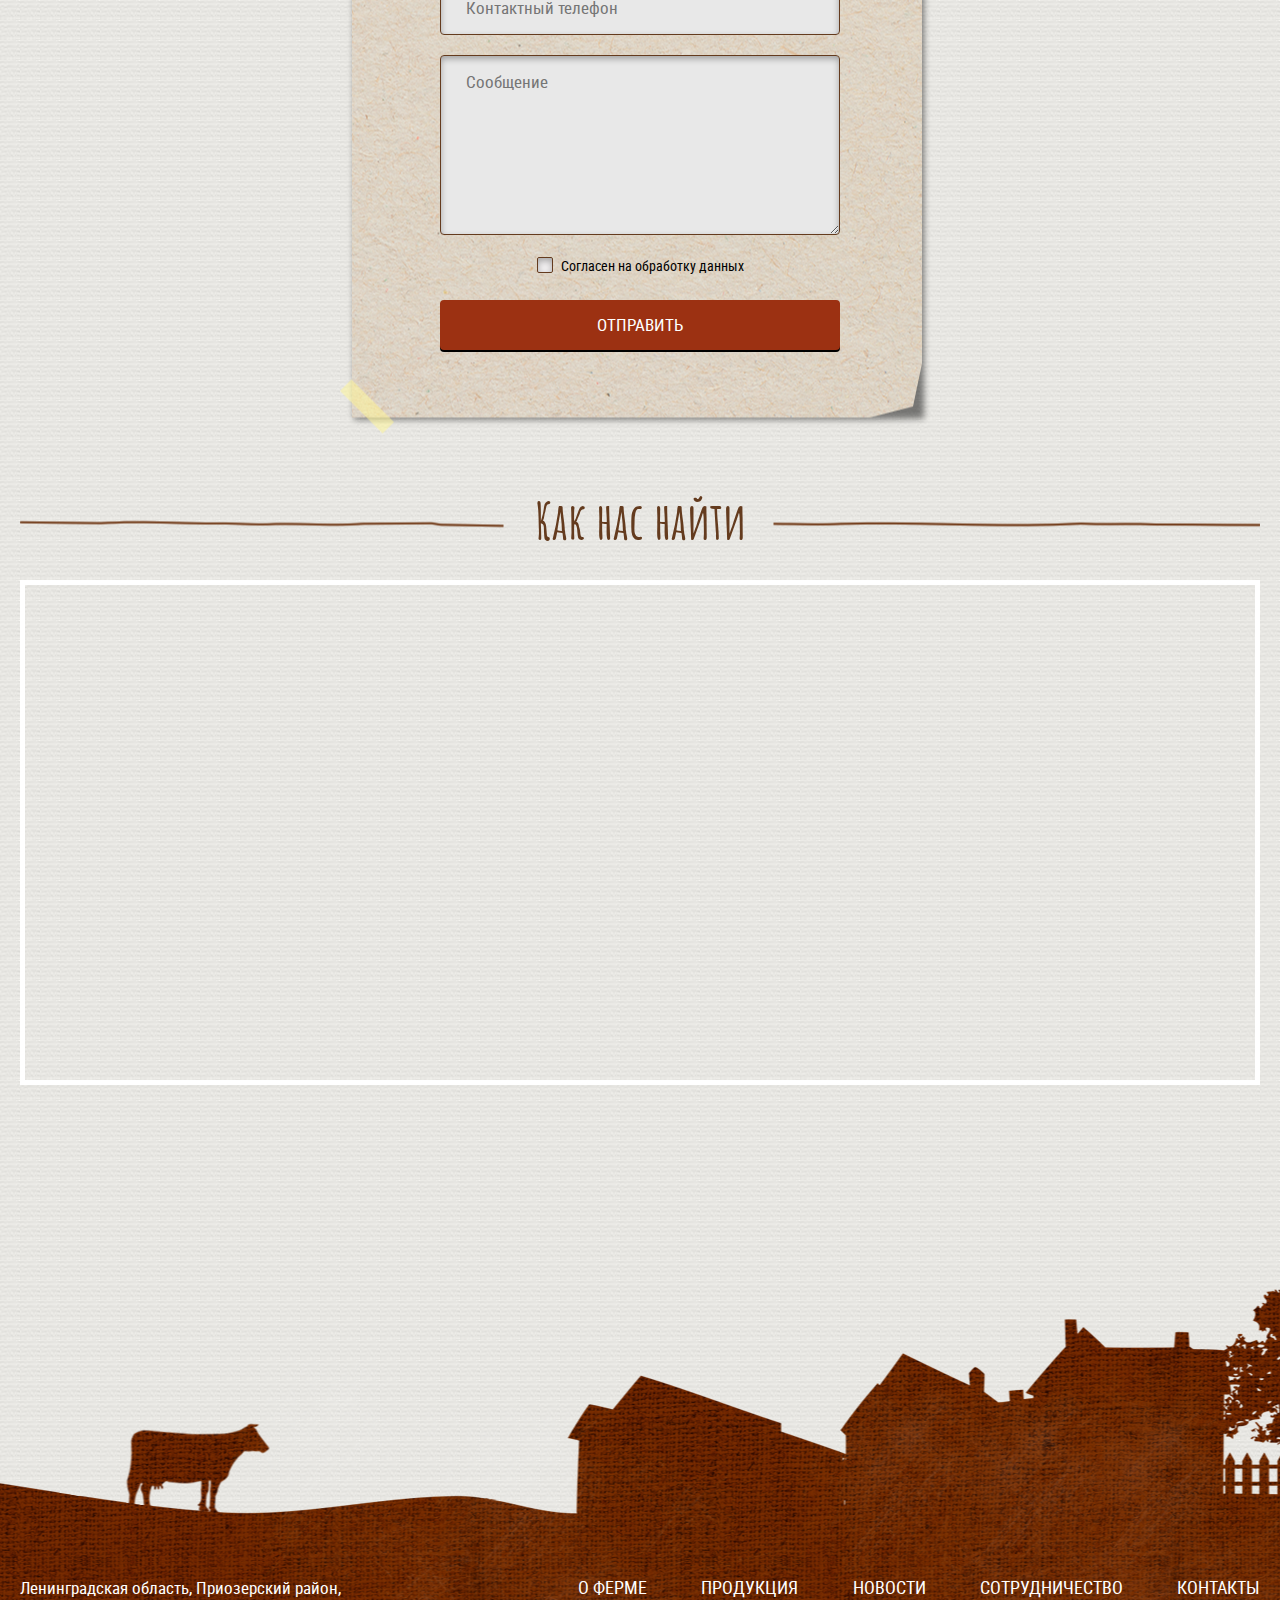
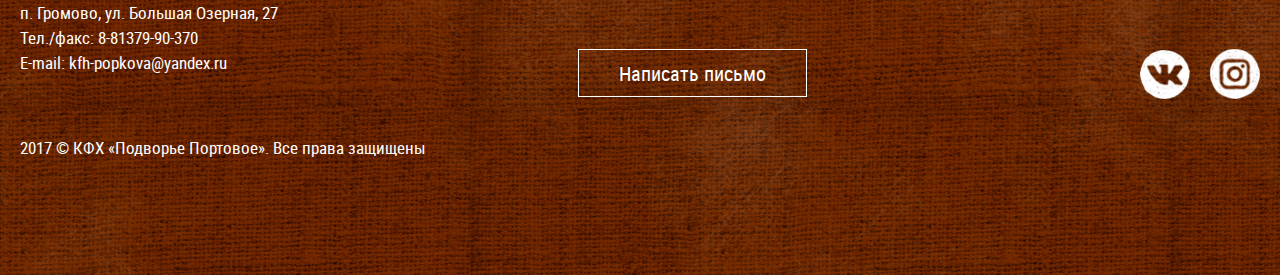
<file: contacts.html>
<!DOCTYPE html>
<html lang="ru">
<head>
	<meta charset="UTF-8">
	<title>Подворье Портовое</title>
	<link rel="stylesheet" href="css/style.css">
	<link rel="icon" type="image/x-icon" href="/img/favicon.ico">
	<meta name="viewport" content="width=device-width, initial-scale=1, maximum-scale=1" />
</head>
<body>

	<header class="header">
    <div class="header__top container">
        <div class="mobile">
            <button class="menu"></button>
            <ul class="menu-list"></ul>
            <button class="menu-close"></button>
        </div>
        <div class="header__contacts header__contacts_left">
            <p class="ico ico_address">
                    Ленинградская область, Приозерский район, п. Громово,
                    ул. Большая Озерная, 27                        
            </p>
        </div>
        <div class="header__contacts header__contacts_right">
            <a href="tel:88002000600" class="tel ico ico_tel">8 800 2000 600</a>
            <a href="mailto:kvh-popova@yandex.ru" class="ico ico_mail">kvh-popova@yandex.ru</a>
        </div>
    </div>
    <div class="header__nav">
        <div class="nav container">
            <div class="nav__block nav__block_left">
                <div class="nav__link nav__link_active"><a  href="#">Главная</a></div>
                <div class="nav__link">
                    <a href="#">О ферме</a>
                    <ul class="drop">
                        <li><a href="#">О компании</a></li>
                        <li><a href="#">Новости</a></li>
                        <li><a href="#">Контакты</a></li>
                        <li><a href="#">Партнёрам</a></li>
                    </ul>
                </div>
                <div href="#" class="nav__link"><a href="#">Продукция</a></div>
            </div>
            <div class="nav__logo logo">
                <a href="/">
                    <img src="img/logo.png" alt="Подворье Портовое">
                </a>
            </div>
            <div class="nav__block nav__block_right">
                <div href="#" class="nav__link"><a href="#">Новости</a></div>
                <div href="#" class="nav__link"><a href="#">Сотрудничество</a></div>
                <div href="#" class="nav__link"><a href="#">Контакты</a></div>
            </div>
        </div>
    </div>
</header>
	
	<div class="bread">
		<div class="container">
			<ul class="bread__list">
				<li><a href="#">Главная</a></li>
				<li><a href="#">Контакты</a></li>
			</ul>
		</div>
	</div>

	<section class="section section_page">
		<div class="container">
			<h2 class="title title_page-contacts">Контакты</h2>
			<div class="contacts">
				<p><strong>Юридический адрес</strong></p>
				<p>
					Крестьянское (фермерское) хозяйство «Подворье Портовое» <br>
					ИНН 4712026197, КПП 471201001, ОГРН 1144712000795, ОКПО 11168292<br>
					188744, Ленинградская обл, Приозерский р-н, п.Громово, ул.Большая Озерная, д.27
				</p>
				<div class="contacts__flex">
					<div class="contacts__info">
						<div class="contacts__info-block contacts__info-block_phones">
							<span class="contacts__caption contacts__caption_phones">Телефоны</span>
							<div class="phone">
								<a href="tel:+79217964076">+7 (921) 796-40-76</a>
								<p>информация по продукции и заказам</p>
							</div>
							<div class="phone">
								<a href="tel:+79119586949">+7 (911) 958-69-49</a>
								<p>информация по вопросам сотрудничества</p>
							</div>
						</div>
						<div class="contacts__info-block contacts__info-block_place">
							<span class="contacts__caption contacts__caption_place">Адрес</span>
							<p>Ленинградская обл, Приозерский р-н, п.Громово, ул.Большая Озерная, д.27</p>
						</div>
						<div class="contacts__info-block contacts__info-block_mail">
							<span class="contacts__caption contacts__caption_mail">Почта</span>
							<a href="mailto:khb-popova@yandex.ru" class="mail">khb-popova@yandex.ru</a>
						</div>
					</div>
					<div class="contacts__feedback">
						<h3 class="title title_page-feedback">Обратная связь</h3>
						<form class="form">
							<label class="form__lbl form__lbl_text">
								<input type="text" placeholder="Ваше ФИО">
							</label>
							<label class="form__lbl form__lbl_text">
								<input type="text" placeholder="Почта для связи">
							</label>
							<label class="form__lbl form__lbl_text">
								<input type="text" placeholder="Контактный телефон">
							</label>
							<label class="form__lbl form__lbl_textarea">
								<textarea placeholder="Сообщение"></textarea>
							</label>
							<label class="aggree">
								<div class="checkbox">
									<input type="checkbox">
									<span class="checkbox__box"></span>
								</div>
								<p>Согласен на обработку данных</p>
							</label>
							<button class="form__submit">Отправить</button>
						</form>
					</div>
				</div>
				<h2 class="title title_page-map">Как нас найти</h2>
				<div class="map">
					
				</div>
			</div>
		</div>
	</section>

	<footer class="footer">
		<div class="container">
			<div class="footer__block">
				<p class="footer__address">
					Ленинградская область, Приозерский район, <br>
					п. Громово, ул. Большая Озерная, 27<br>
					Тел./факс: 8-81379-90-370<br>
					E-mail: kfh-popkova@yandex.ru
				</p>
				<p class="copy">2017 © КФХ «Подворье Портовое». Все права защищены</p>
			</div>
			<div class="footer__block">
				<ul class="footer__menu">
					<li><a href="#">О ферме</a></li>
					<li><a href="#">Продукция</a></li>
					<li><a href="#">Новости</a></li>
					<li><a href="#">Сотрудничество</a></li>
					<li><a href="#">Контакты</a></li>
				</ul>
				<button class="btnsq btnsq_write">Написать письмо</button>
				<div class="social social_footer">
					<a href="#"></a>
					<a href="#"></a>
				</div>
			</div>
		</div>
	</footer>

	<script src="js/libs.js"></script>
	<script src="js/script.js"></script>
</body>
</html>
</file>
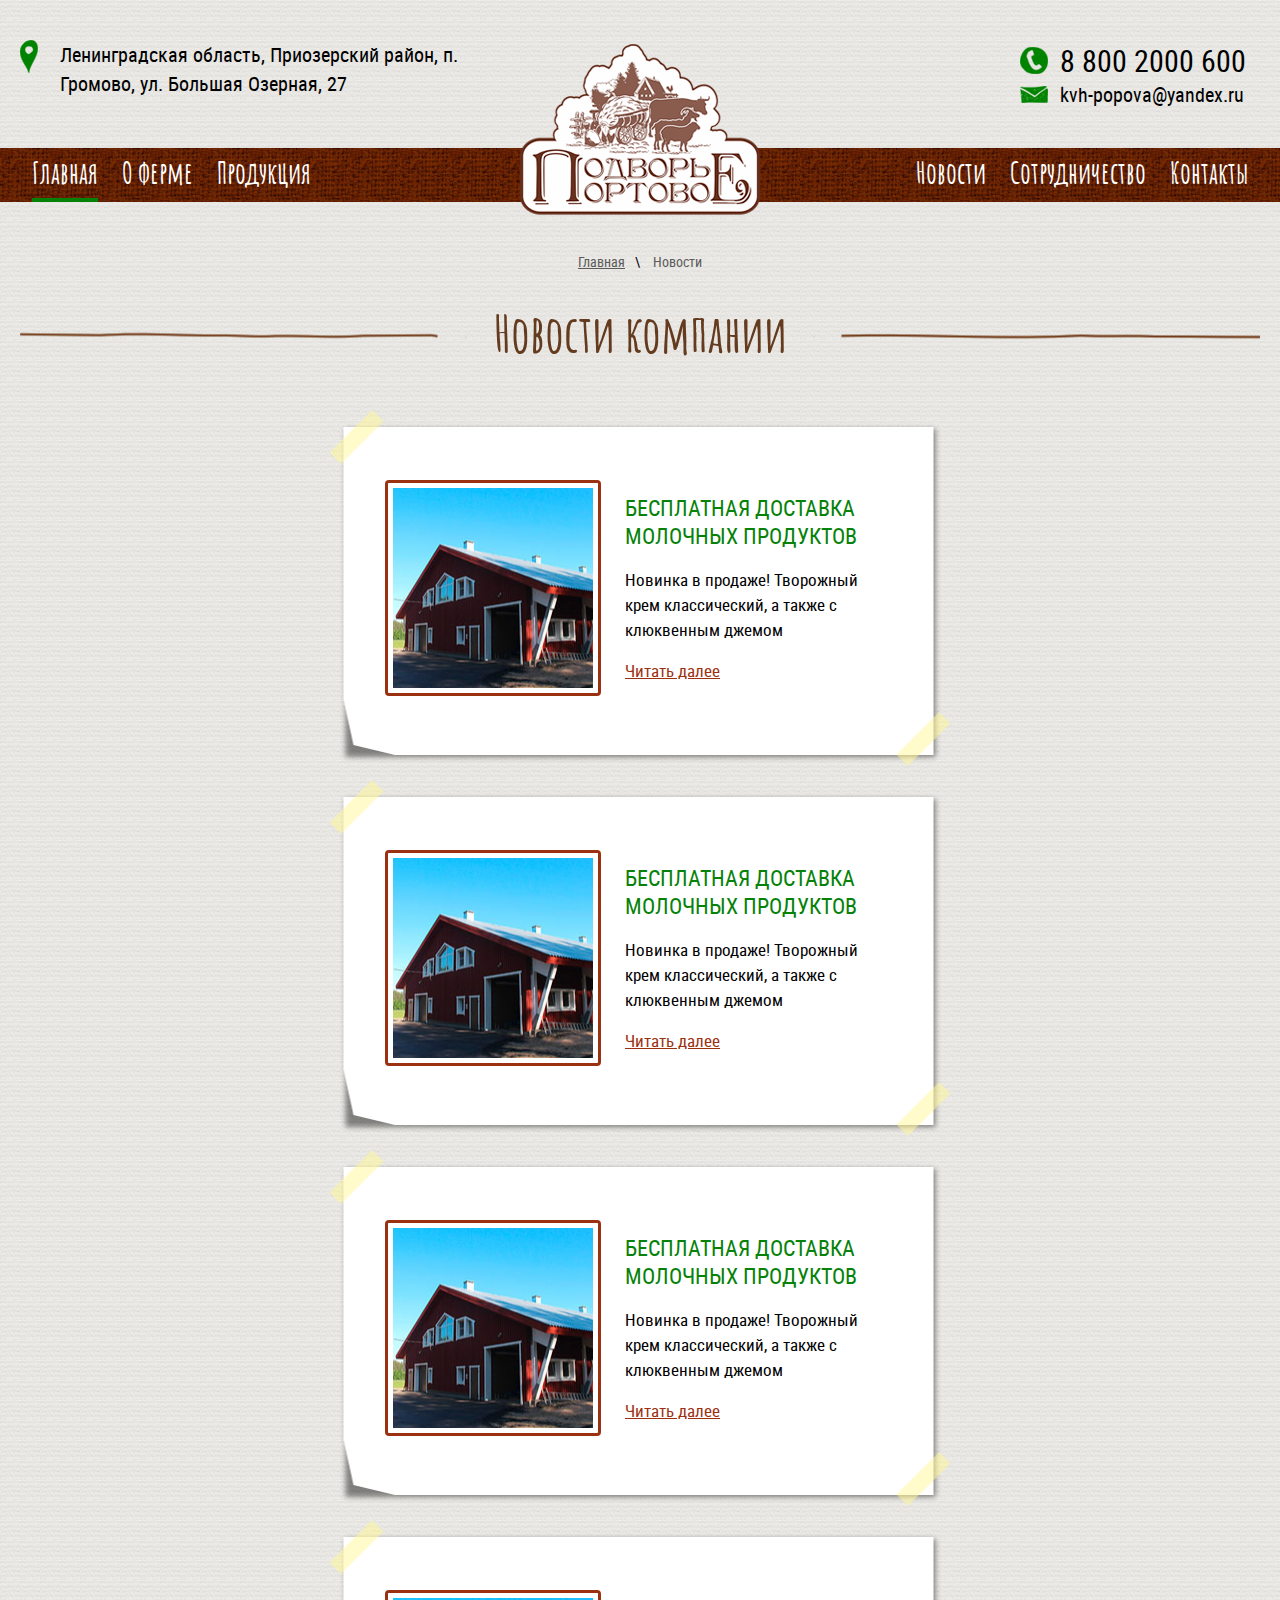
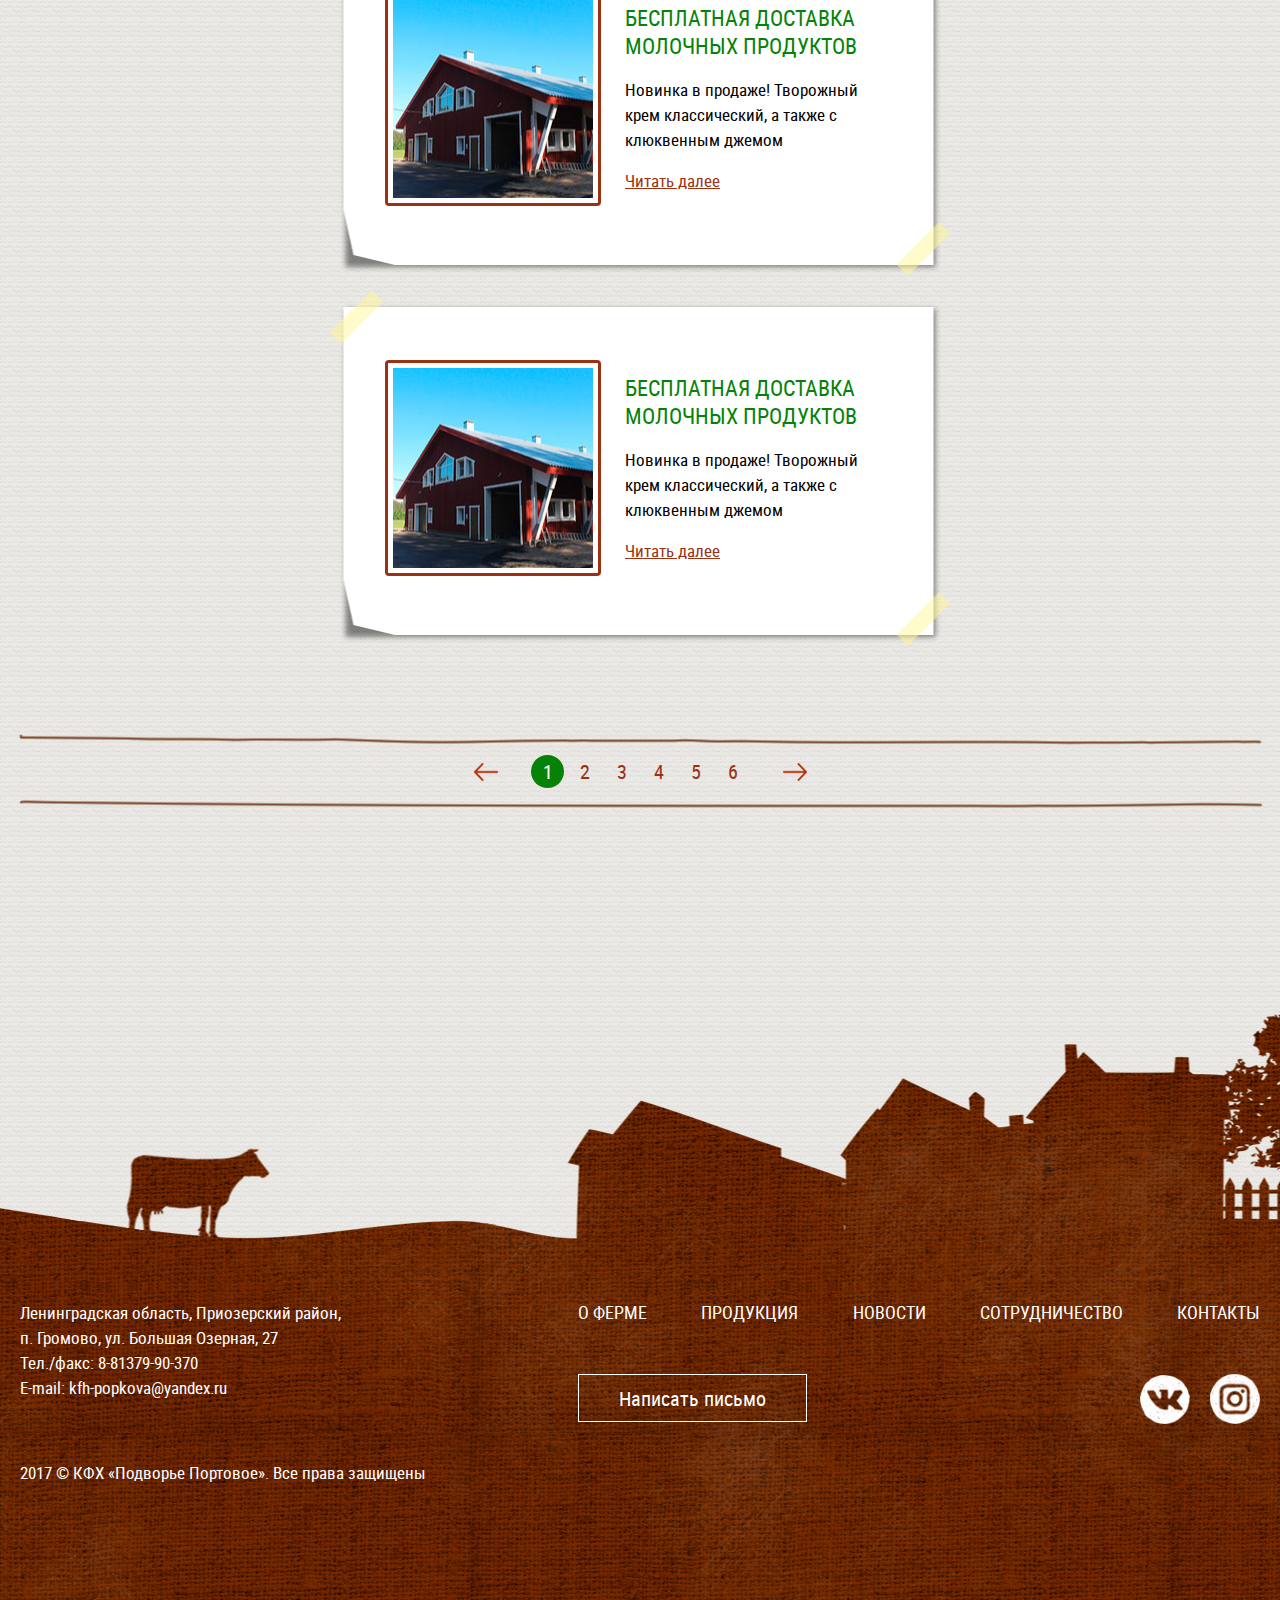
<file: news.html>
<!DOCTYPE html>
<html lang="ru">
<head>
	<meta charset="UTF-8">
	<title>Подворье Портовое</title>
	<link rel="stylesheet" href="css/style.css">
	<link rel="icon" type="image/x-icon" href="/img/favicon.ico">
	<meta name="viewport" content="width=device-width, initial-scale=1, maximum-scale=1" />
</head>
<body>

	<header class="header">
    <div class="header__top container">
        <div class="mobile">
            <button class="menu"></button>
            <ul class="menu-list"></ul>
            <button class="menu-close"></button>
        </div>
        <div class="header__contacts header__contacts_left">
            <p class="ico ico_address">
                    Ленинградская область, Приозерский район, п. Громово,
                    ул. Большая Озерная, 27                        
            </p>
        </div>
        <div class="header__contacts header__contacts_right">
            <a href="tel:88002000600" class="tel ico ico_tel">8 800 2000 600</a>
            <a href="mailto:kvh-popova@yandex.ru" class="ico ico_mail">kvh-popova@yandex.ru</a>
        </div>
    </div>
    <div class="header__nav">
        <div class="nav container">
            <div class="nav__block nav__block_left">
                <div class="nav__link nav__link_active"><a  href="#">Главная</a></div>
                <div class="nav__link">
                    <a href="#">О ферме</a>
                    <ul class="drop">
                        <li><a href="#">О компании</a></li>
                        <li><a href="#">Новости</a></li>
                        <li><a href="#">Контакты</a></li>
                        <li><a href="#">Партнёрам</a></li>
                    </ul>
                </div>
                <div href="#" class="nav__link"><a href="#">Продукция</a></div>
            </div>
            <div class="nav__logo logo">
                <a href="/">
                    <img src="img/logo.png" alt="Подворье Портовое">
                </a>
            </div>
            <div class="nav__block nav__block_right">
                <div href="#" class="nav__link"><a href="#">Новости</a></div>
                <div href="#" class="nav__link"><a href="#">Сотрудничество</a></div>
                <div href="#" class="nav__link"><a href="#">Контакты</a></div>
            </div>
        </div>
    </div>
</header>
	
	<div class="bread">
		<div class="container">
			<ul class="bread__list">
				<li><a href="#">Главная</a></li>
				<li><a href="#">Новости</a></li>
			</ul>
		</div>
	</div>

	<section class="section section_page">
		<div class="container">
			<h2 class="title title_page-news">Новости компании</h2>
			<div class="news">
				<div class="news__item">
					<div class="news__item-pic">
						<img src="img/photo.jpg" alt="">
					</div>
					<div class="news__item-content">
						<span class="news__item-title">Бесплатная доставка молочных продуктов</span>
						<p>Новинка в продаже! Творожный крем классический, а также с клюквенным джемом</p>
						<a href="#" class="link">Читать далее</a>
					</div>
				</div>
				<div class="news__item">
					<div class="news__item-pic">
						<img src="img/photo.jpg" alt="">
					</div>
					<div class="news__item-content">
						<span class="news__item-title">Бесплатная доставка молочных продуктов</span>
						<p>Новинка в продаже! Творожный крем классический, а также с клюквенным джемом</p>
						<a href="#" class="link">Читать далее</a>
					</div>
				</div>
				<div class="news__item">
					<div class="news__item-pic">
						<img src="img/photo.jpg" alt="">
					</div>
					<div class="news__item-content">
						<span class="news__item-title">Бесплатная доставка молочных продуктов</span>
						<p>Новинка в продаже! Творожный крем классический, а также с клюквенным джемом</p>
						<a href="#" class="link">Читать далее</a>
					</div>
				</div>
				<div class="news__item">
					<div class="news__item-pic">
						<img src="img/photo.jpg" alt="">
					</div>
					<div class="news__item-content">
						<span class="news__item-title">Бесплатная доставка молочных продуктов</span>
						<p>Новинка в продаже! Творожный крем классический, а также с клюквенным джемом</p>
						<a href="#" class="link">Читать далее</a>
					</div>
				</div>
				<div class="news__item">
					<div class="news__item-pic">
						<img src="img/photo.jpg" alt="">
					</div>
					<div class="news__item-content">
						<span class="news__item-title">Бесплатная доставка молочных продуктов</span>
						<p>Новинка в продаже! Творожный крем классический, а также с клюквенным джемом</p>
						<a href="#" class="link">Читать далее</a>
					</div>
				</div>
			</div>
		</div>
		<div class="pagination">
			<ul class="pagination__pages">
				<li class="arrow arrow_left">
					<a href="#"></a>
				</li>
				<li class="active"><a href="#">1</a></li>
				<li><a href="#">2</a></li>
				<li><a href="#">3</a></li>
				<li><a href="#">4</a></li>
				<li><a href="#">5</a></li>
				<li><a href="#">6</a></li>
				<li class="arrow arrow_right">
					<a href="#"></a>
				</li>
			</ul>
		</div>
	</section>

	<footer class="footer">
		<div class="container">
			<div class="footer__block">
				<p class="footer__address">
					Ленинградская область, Приозерский район, <br>
					п. Громово, ул. Большая Озерная, 27<br>
					Тел./факс: 8-81379-90-370<br>
					E-mail: kfh-popkova@yandex.ru
				</p>
				<p class="copy">2017 © КФХ «Подворье Портовое». Все права защищены</p>
			</div>
			<div class="footer__block">
				<ul class="footer__menu">
					<li><a href="#">О ферме</a></li>
					<li><a href="#">Продукция</a></li>
					<li><a href="#">Новости</a></li>
					<li><a href="#">Сотрудничество</a></li>
					<li><a href="#">Контакты</a></li>
				</ul>
				<button class="btnsq btnsq_write">Написать письмо</button>
				<div class="social social_footer">
					<a href="#"></a>
					<a href="#"></a>
				</div>
			</div>
		</div>
	</footer>

	<script src="js/libs.js"></script>
	<script src="js/script.js"></script>
</body>
</html>
</file>
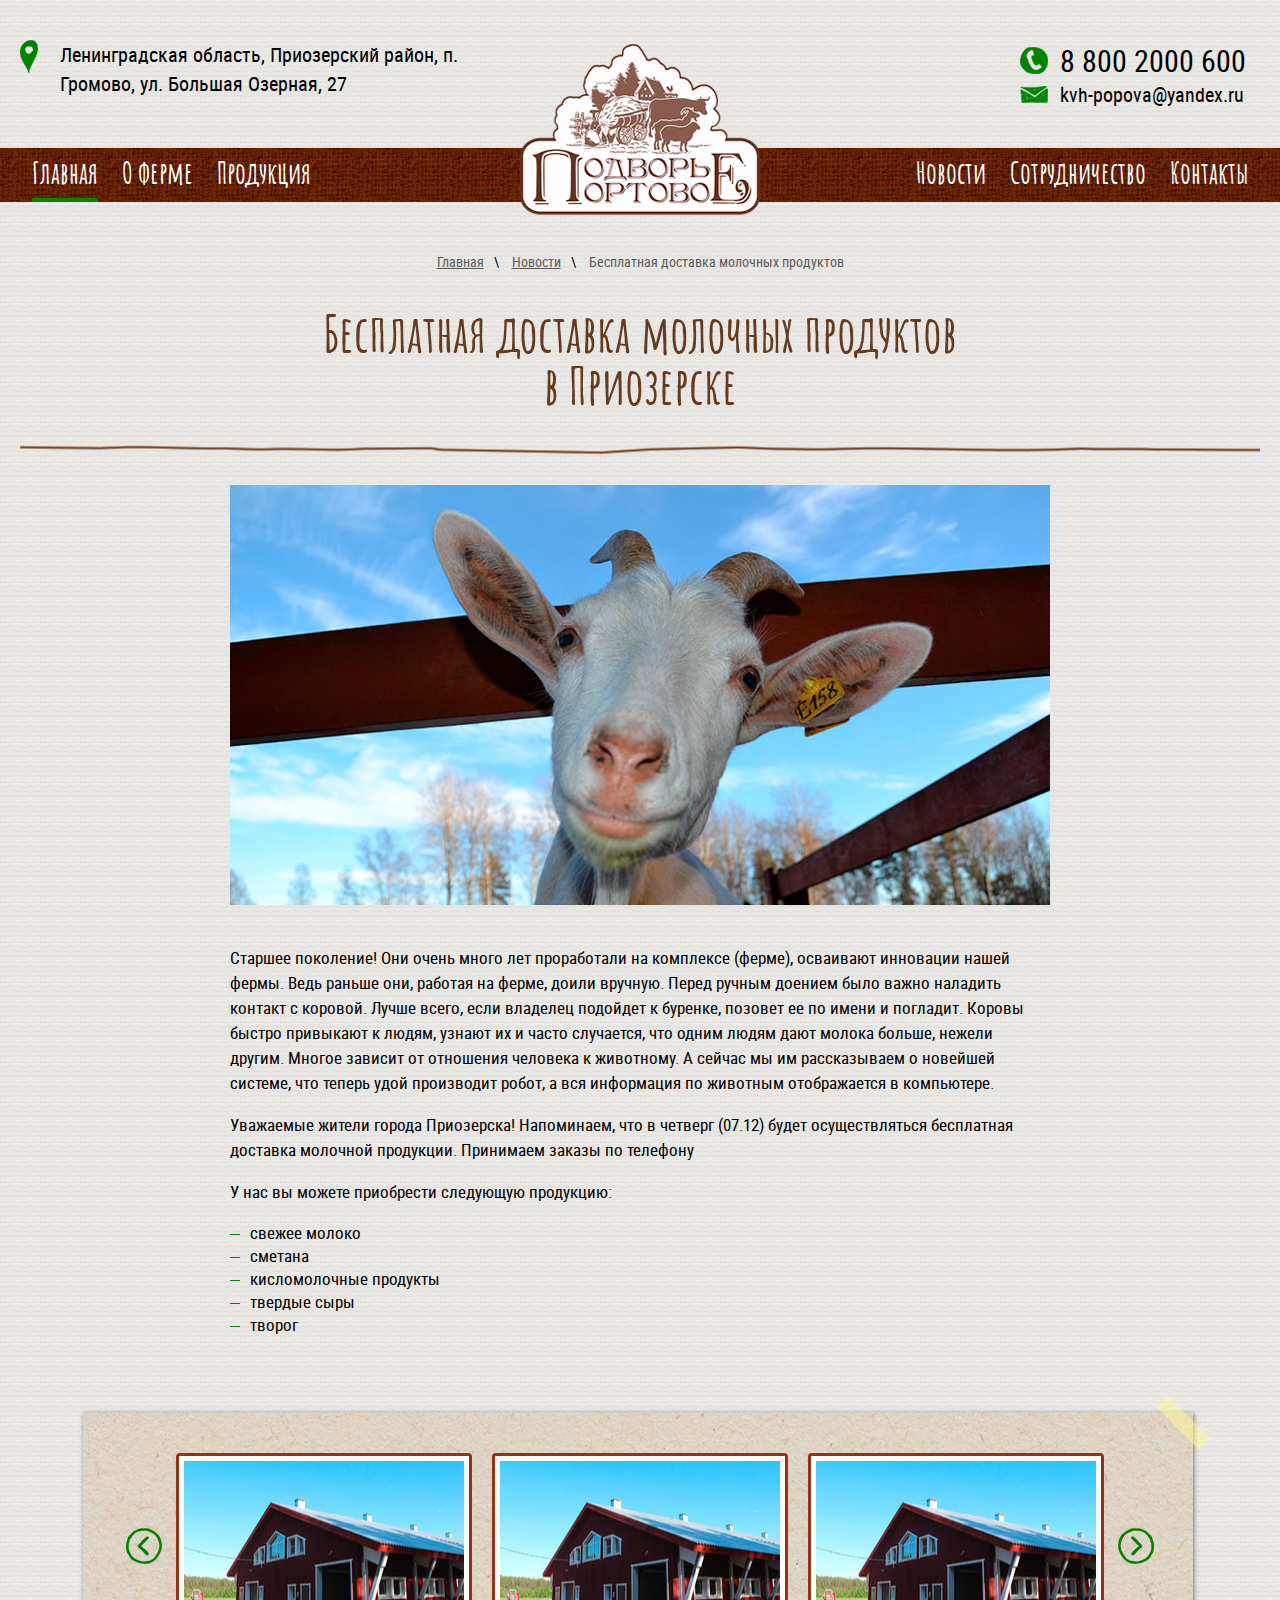
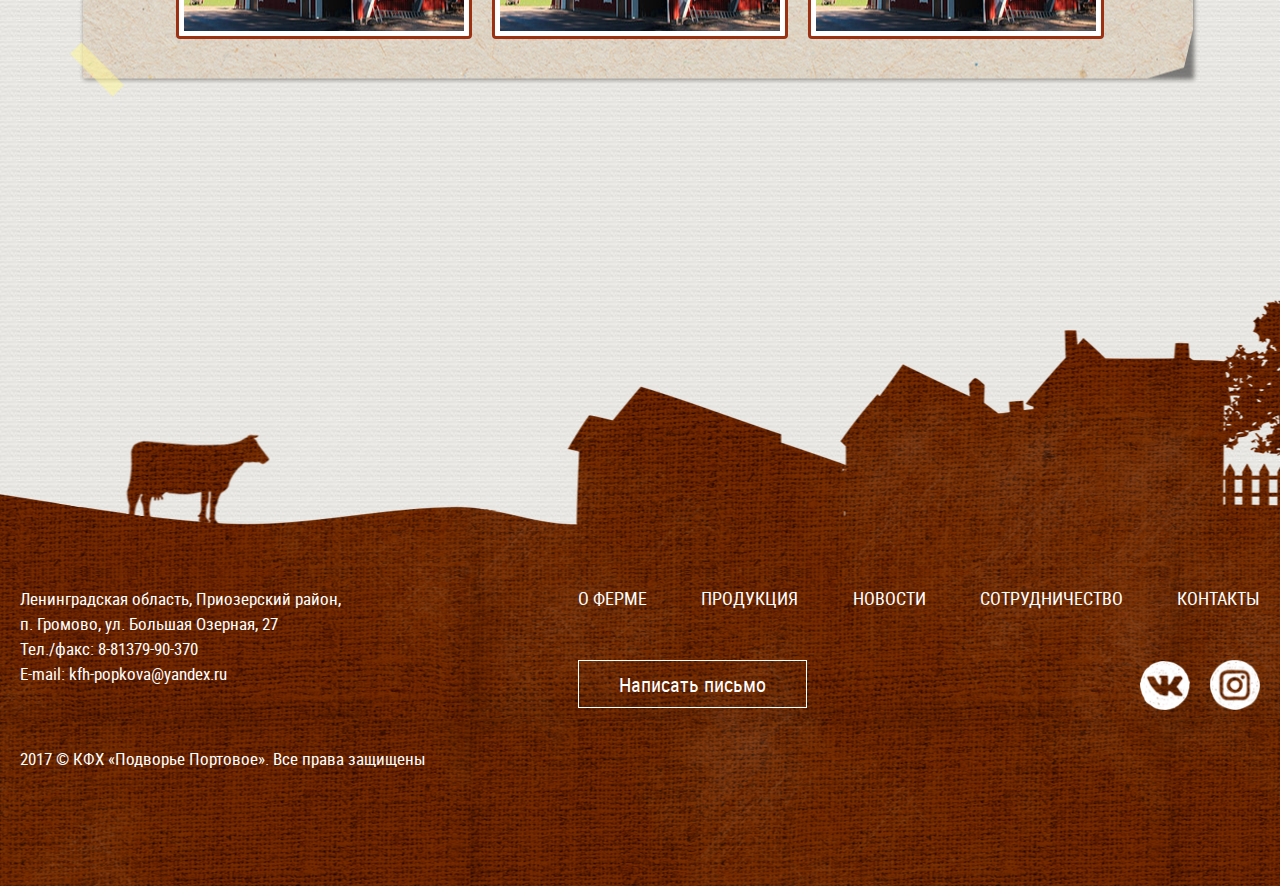
<file: newsitem.html>
<!DOCTYPE html>
<html lang="ru">
<head>
	<meta charset="UTF-8">
	<title>Подворье Портовое</title>
	<link rel="stylesheet" href="css/style.css">
	<link rel="icon" type="image/x-icon" href="/img/favicon.ico">
	<meta name="viewport" content="width=device-width, initial-scale=1, maximum-scale=1" />
</head>
<body>

	<header class="header">
    <div class="header__top container">
        <div class="mobile">
            <button class="menu"></button>
            <ul class="menu-list"></ul>
            <button class="menu-close"></button>
        </div>
        <div class="header__contacts header__contacts_left">
            <p class="ico ico_address">
                    Ленинградская область, Приозерский район, п. Громово,
                    ул. Большая Озерная, 27                        
            </p>
        </div>
        <div class="header__contacts header__contacts_right">
            <a href="tel:88002000600" class="tel ico ico_tel">8 800 2000 600</a>
            <a href="mailto:kvh-popova@yandex.ru" class="ico ico_mail">kvh-popova@yandex.ru</a>
        </div>
    </div>
    <div class="header__nav">
        <div class="nav container">
            <div class="nav__block nav__block_left">
                <div class="nav__link nav__link_active"><a  href="#">Главная</a></div>
                <div class="nav__link">
                    <a href="#">О ферме</a>
                    <ul class="drop">
                        <li><a href="#">О компании</a></li>
                        <li><a href="#">Новости</a></li>
                        <li><a href="#">Контакты</a></li>
                        <li><a href="#">Партнёрам</a></li>
                    </ul>
                </div>
                <div href="#" class="nav__link"><a href="#">Продукция</a></div>
            </div>
            <div class="nav__logo logo">
                <a href="/">
                    <img src="img/logo.png" alt="Подворье Портовое">
                </a>
            </div>
            <div class="nav__block nav__block_right">
                <div href="#" class="nav__link"><a href="#">Новости</a></div>
                <div href="#" class="nav__link"><a href="#">Сотрудничество</a></div>
                <div href="#" class="nav__link"><a href="#">Контакты</a></div>
            </div>
        </div>
    </div>
</header>
	
	<div class="bread">
		<div class="container">
			<ul class="bread__list">
				<li><a href="#">Главная</a></li>
				<li><a href="#">Новости</a></li>
				<li><a href="#">Бесплатная доставка молочных продуктов</a></li>
			</ul>
		</div>
	</div>

	<section class="section section_page">
		<div class="container">
			<h2 class="title title_page">Бесплатная доставка молочных продуктов<br>в Приозерске</h2>
		
			<div class="content">
				<img src="img/article.jpg" alt="Козёл">
				<p>Старшее поколение! Они очень много лет проработали на комплексе (ферме), осваивают инновации нашей фермы. Ведь раньше они, работая на ферме, доили вручную. Перед ручным доением было важно наладить контакт с коровой. Лучше всего, если владелец подойдет к буренке, позовет ее по имени и погладит. Коровы быстро привыкают к людям, узнают их и часто случается, что одним людям дают молока больше, нежели другим. Многое зависит от отношения человека к животному. А сейчас мы им рассказываем о новейшей системе, что теперь удой производит робот, а вся информация по животным отображается в компьютере.</p>
				<p>Уважаемые жители города Приозерска! Напоминаем, что в четверг (07.12) будет осуществляться бесплатная доставка молочной продукции. Принимаем заказы по телефону</p>
				<p>У нас вы можете приобрести следующую продукцию:</p>
				<ul>
					<li>свежее молоко</li>
					<li>сметана</li>
					<li>кисломолочные продукты</li>
					<li>твердые сыры</li>
					<li>творог</li>
				</ul>
			</div>
			<div class="photos">
				<ul class="photos__list">
					<li class="photo">
						<img src="img/photo.jpg" alt="">
					</li>
					<li class="photo">
						<img src="img/photo.jpg" alt="">
					</li>
					<li class="photo">
						<img src="img/photo.jpg" alt="">
					</li>
					<li class="photo">
						<img src="img/photo.jpg" alt="">
					</li>
					<li class="photo">
						<img src="img/photo.jpg" alt="">
					</li>
					<li class="photo">
						<img src="img/photo.jpg" alt="">
					</li>
				</ul>
			</div>
		</div>
	</section>

	<footer class="footer">
		<div class="container">
			<div class="footer__block">
				<p class="footer__address">
					Ленинградская область, Приозерский район, <br>
					п. Громово, ул. Большая Озерная, 27<br>
					Тел./факс: 8-81379-90-370<br>
					E-mail: kfh-popkova@yandex.ru
				</p>
				<p class="copy">2017 © КФХ «Подворье Портовое». Все права защищены</p>
			</div>
			<div class="footer__block">
				<ul class="footer__menu">
					<li><a href="#">О ферме</a></li>
					<li><a href="#">Продукция</a></li>
					<li><a href="#">Новости</a></li>
					<li><a href="#">Сотрудничество</a></li>
					<li><a href="#">Контакты</a></li>
				</ul>
				<button class="btnsq btnsq_write">Написать письмо</button>
				<div class="social social_footer">
					<a href="#"></a>
					<a href="#"></a>
				</div>
			</div>
		</div>
	</footer>

	<script src="js/libs.js"></script>
	<script src="js/script.js"></script>
</body>
</html>
</file>
